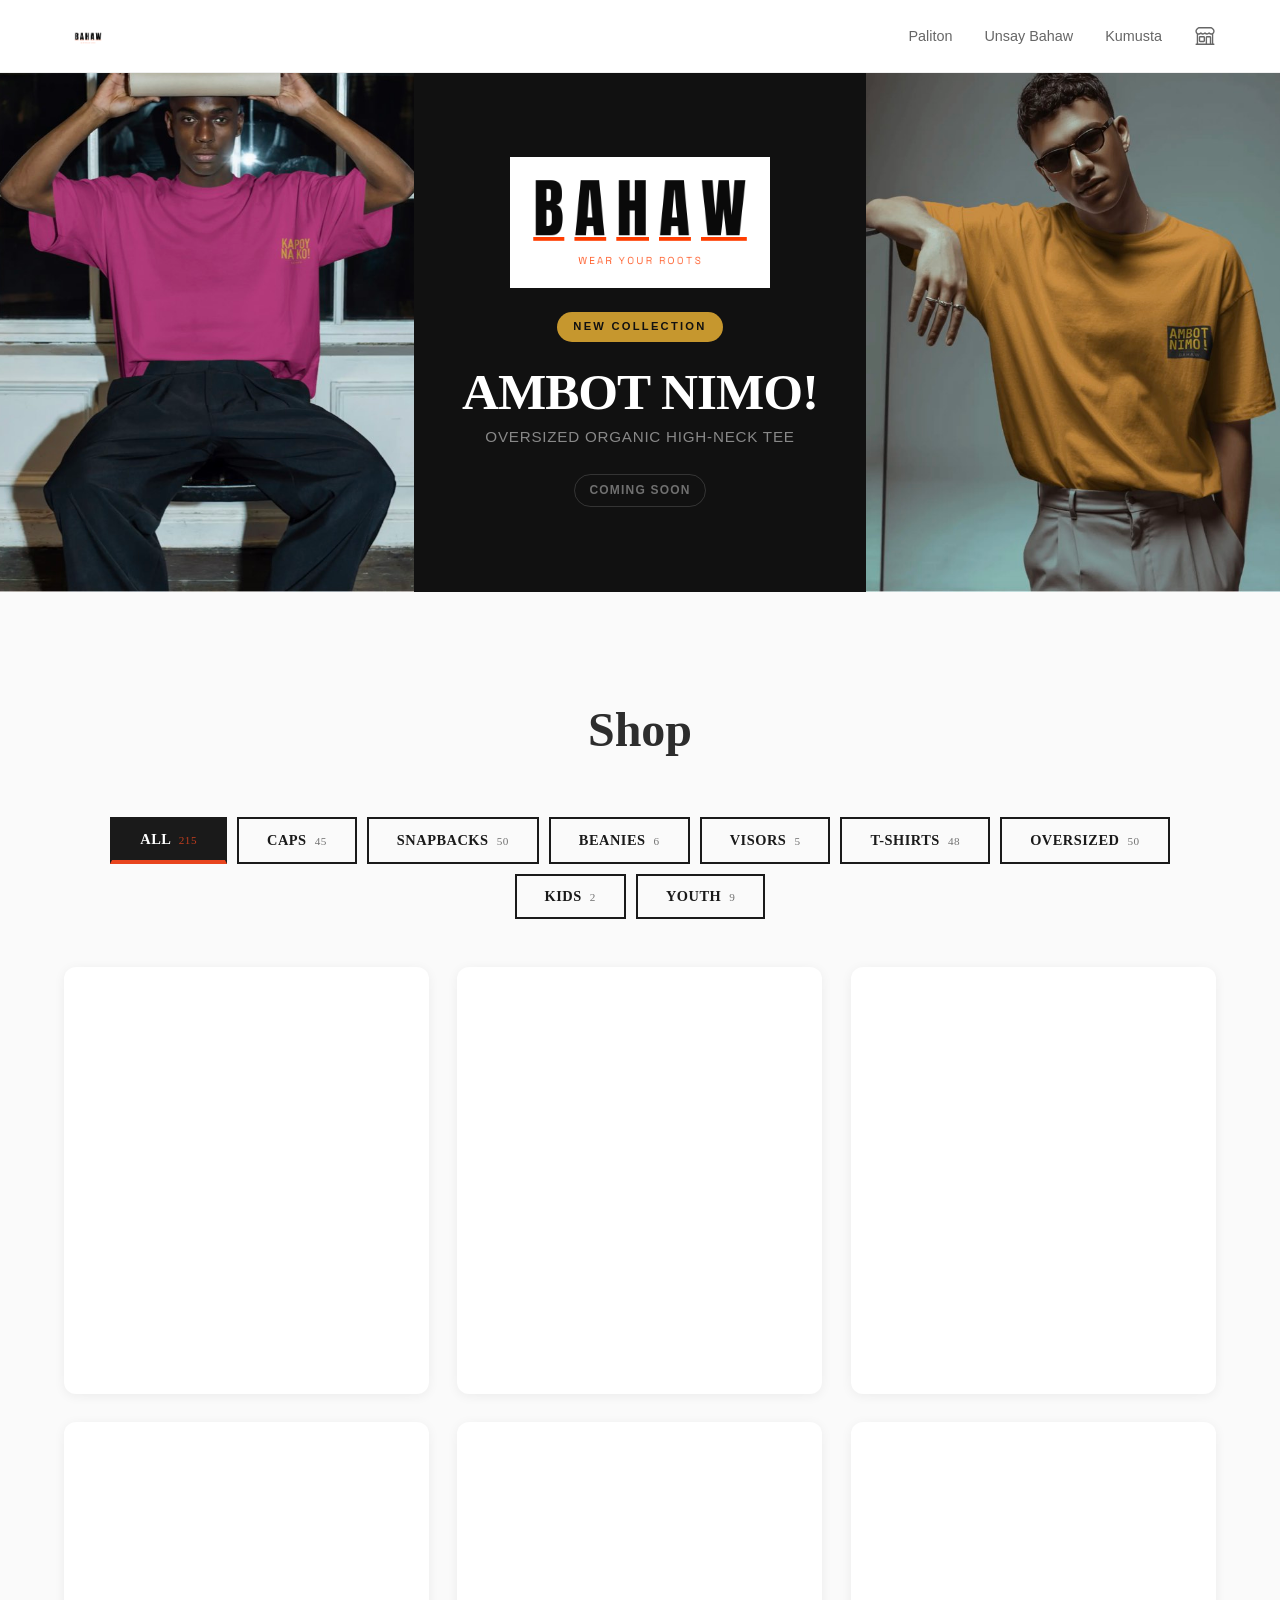
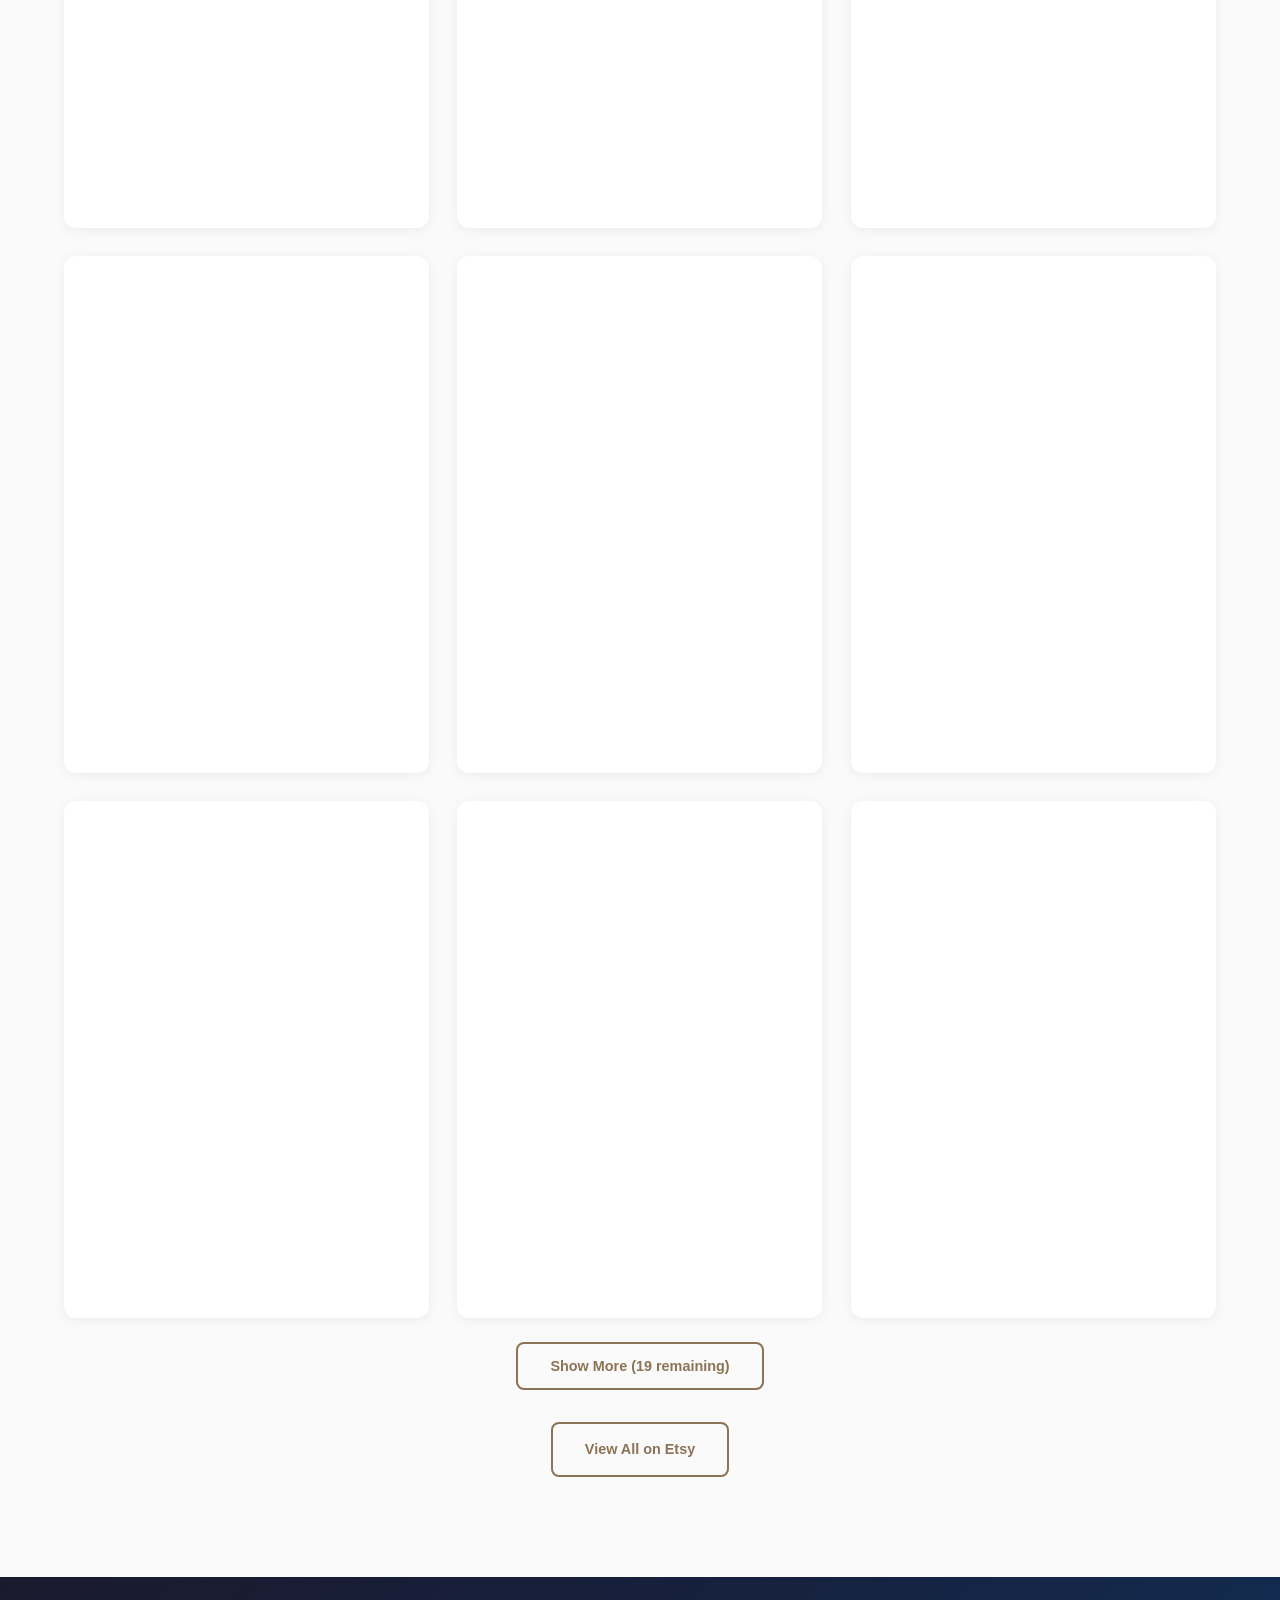
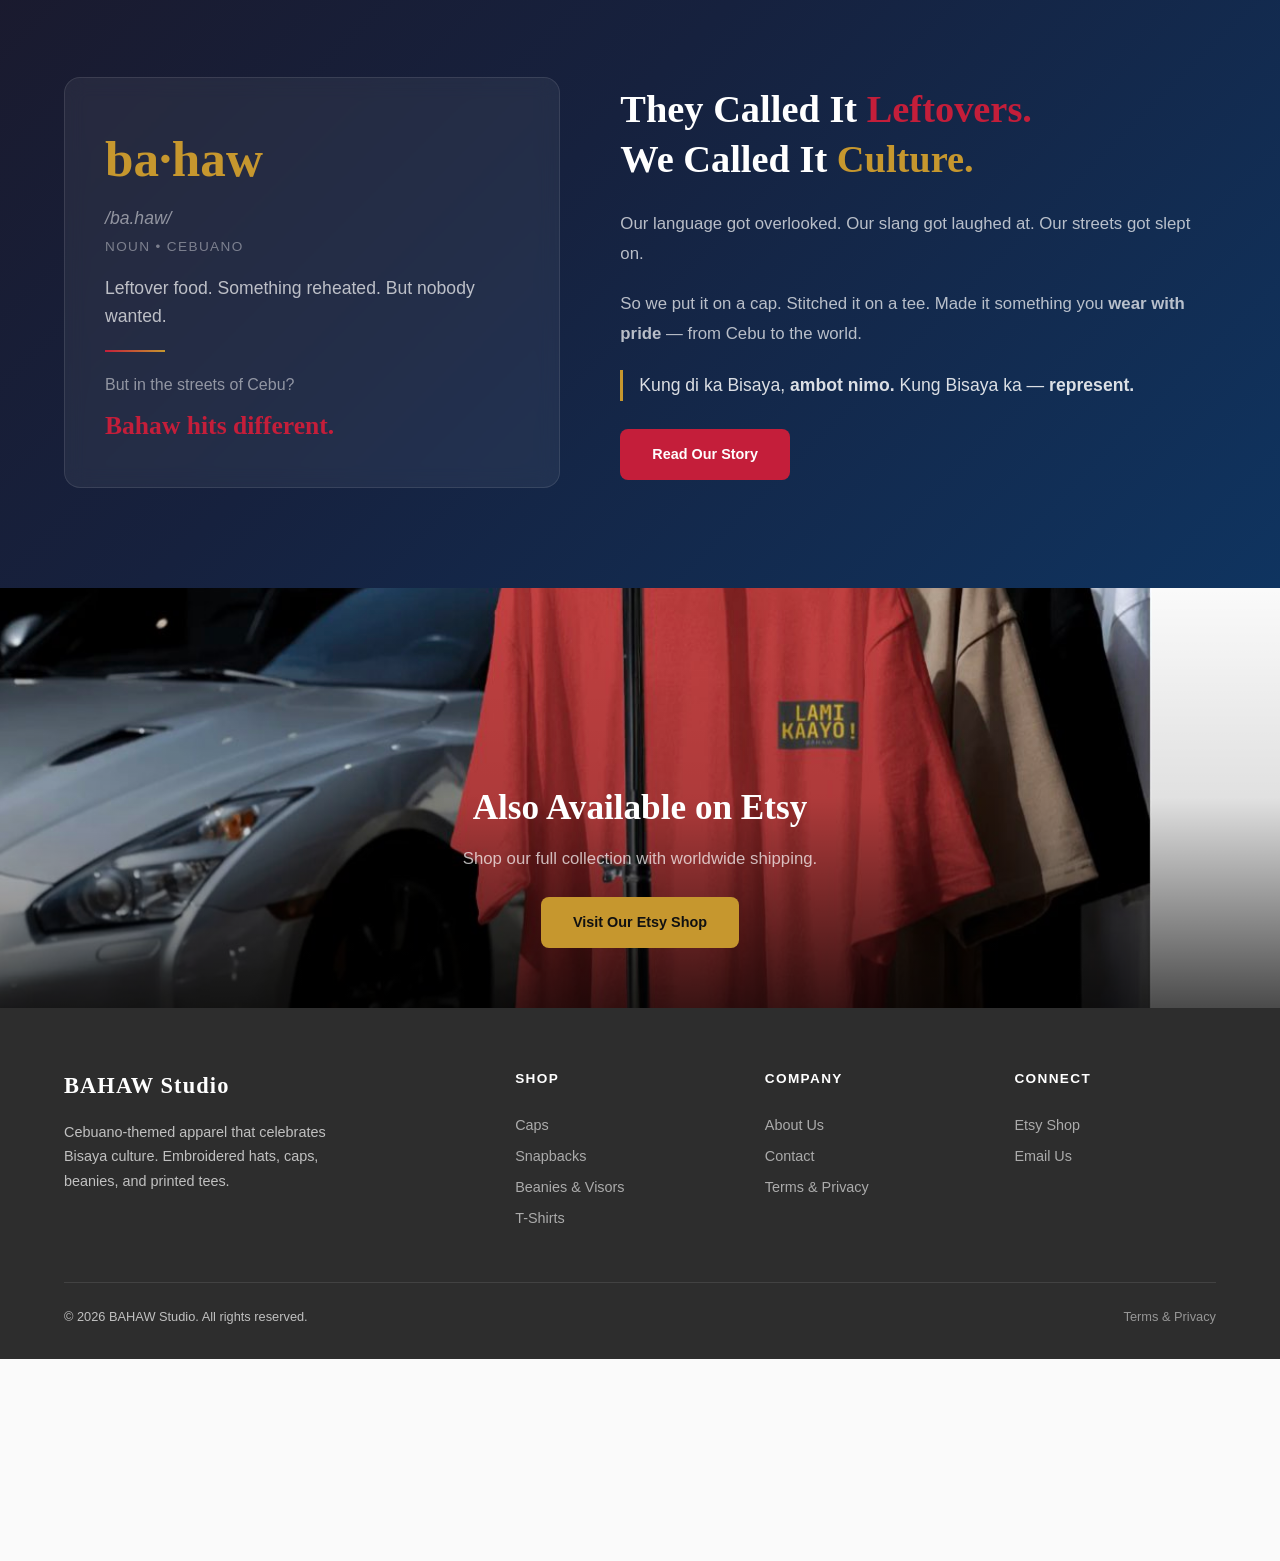
<file: index.html>
<!DOCTYPE html>
<html lang="en">
<head>
    <meta charset="UTF-8">
    <meta name="viewport" content="width=device-width, initial-scale=1.0">
    <title>BAHAW Studio &mdash; Wear Your Bisaya Pride</title>
    <meta name="description" content="BAHAW Studio &mdash; Cebuano-themed embroidered hats, caps, beanies, and printed t-shirts. Bold Bisaya slang you can wear. Born in Cebu, made for the world.">
    <meta name="theme-color" content="#8B7355">
    <link rel="icon" href="favicon.ico">
    <link rel="manifest" href="manifest.json">
    <link rel="stylesheet" href="css/style.css">
    <link rel="preconnect" href="https://fonts.googleapis.com">
    <link rel="preconnect" href="https://fonts.gstatic.com" crossorigin>
    <link href="https://fonts.googleapis.com/css2?family=Inter:wght@400;600;700&family=Playfair+Display:wght@400;700&display=swap" rel="stylesheet" media="print" onload="this.media='all'">
    <noscript><link href="https://fonts.googleapis.com/css2?family=Inter:wght@400;600;700&family=Playfair+Display:wght@400;700&display=swap" rel="stylesheet"></noscript>
    <meta http-equiv="Content-Security-Policy" content="default-src 'self'; script-src 'self' https://web3forms.com; style-src 'self' 'unsafe-inline' https://fonts.googleapis.com; font-src 'self' https://fonts.gstatic.com; img-src 'self' data: https:; connect-src 'self' https://api.web3forms.com;">
</head>
<body>

    <!-- NAVIGATION -->
    <nav class="nav" id="nav">
        <div class="nav-inner">
            <a href="index.html" class="nav-logo">
                <img src="BAHAW-Studio-PP.png" alt="BAHAW Studio" width="40" height="40">
            </a>
            <button class="nav-toggle" id="navToggle" aria-label="Menu">
                <span></span>
                <span></span>
                <span></span>
            </button>
            <ul class="nav-links" id="navLinks">
                <li><a href="https://www.etsy.com/shop/BahawStudio" target="_blank" rel="noopener" aria-label="Paliton (Shop)">Paliton</a></li>
                <li><a href="about.html" aria-label="Unsay Bahaw (About)">Unsay Bahaw</a></li>
                <li><a href="contact.html" aria-label="Kumusta (Contact)">Kumusta</a></li>
                <li>
                    <a href="https://www.etsy.com/shop/BahawStudio" target="_blank" rel="noopener" class="nav-cart" title="Paliton sa Etsy (Shop on Etsy)">
                        <svg xmlns="http://www.w3.org/2000/svg" fill="none" viewBox="0 0 24 24" stroke-width="1.5" stroke="currentColor"><path stroke-linecap="round" stroke-linejoin="round" d="M13.5 21v-7.5a.75.75 0 0 1 .75-.75h3a.75.75 0 0 1 .75.75V21m-4.5 0H2.36m11.14 0H18m0 0h3.64m-1.39 0V9.349M3.75 21V9.349m0 0a3.001 3.001 0 0 0 3.75-.615A2.993 2.993 0 0 0 9.75 9.75c.896 0 1.7-.393 2.25-1.016a2.993 2.993 0 0 0 2.25 1.016c.896 0 1.7-.393 2.25-1.015a3.001 3.001 0 0 0 3.75.614m-16.5 0a3.004 3.004 0 0 1-.621-4.72l1.189-1.19A1.5 1.5 0 0 1 5.378 3h13.243a1.5 1.5 0 0 1 1.06.44l1.19 1.189a3 3 0 0 1-.621 4.72M6.75 18h3.75a.75.75 0 0 0 .75-.75V13.5a.75.75 0 0 0-.75-.75H6.75a.75.75 0 0 0-.75.75v3.75c0 .414.336.75.75.75Z" /></svg>
                    </a>
                </li>
            </ul>
        </div>
    </nav>

    <!-- NEW DROP -->
    <section class="new-drop">
        <div class="new-drop-inner">
            <div class="new-drop-img">
                <img src="images/new-drop-left.jpg" alt="KAPOY NA KO! Oversized Organic Tee — BAHAW Studio" width="400" height="500" decoding="async">
            </div>
            <div class="new-drop-center">
                <img src="BAHAW-Studio-PP-trimmed.png" alt="BAHAW Studio" class="new-drop-logo" width="80" height="80" decoding="async">
                <span class="new-drop-tag">New Collection</span>
                <h2 class="new-drop-title">AMBOT NIMO!</h2>
                <p class="new-drop-subtitle">Oversized Organic High-Neck Tee</p>
                <span class="new-drop-label">Coming Soon</span>
            </div>
            <div class="new-drop-img">
                <img src="images/new-drop-right.jpg" alt="AMBOT NIMO! Oversized Organic Tee — BAHAW Studio" width="400" height="500" decoding="async">
            </div>
        </div>
    </section>

    <!-- ALL PRODUCTS WITH FILTER -->
    <section class="section" id="featured">
        <div class="container">
            <div class="section-header fade-in">
                <h2 class="section-title">Shop</h2>
            </div>
            <div class="filter-bar fade-in" id="filterBar">
                <button class="filter-pill active" data-category="all">All <span class="filter-count" id="countAll"></span></button>
                <button class="filter-pill" data-category="caps">Caps <span class="filter-count" id="countCaps"></span></button>
                <button class="filter-pill" data-category="snapbacks">Snapbacks <span class="filter-count" id="countSnapbacks"></span></button>
                <button class="filter-pill" data-category="beanies">Beanies <span class="filter-count" id="countBeanies"></span></button>
                <button class="filter-pill" data-category="visors">Visors <span class="filter-count" id="countVisors"></span></button>
                <button class="filter-pill" data-category="tshirts">T-Shirts <span class="filter-count" id="countTshirts"></span></button>
                <button class="filter-pill" data-category="oversized">Oversized <span class="filter-count" id="countOversized"></span></button>
                <button class="filter-pill" data-category="kids">Kids <span class="filter-count" id="countKids"></span></button>
                <button class="filter-pill" data-category="youth">Youth <span class="filter-count" id="countYouth"></span></button>
            </div>
            <div class="products-grid" id="featuredGrid">
                <!-- Loaded by JS -->
            </div>
            <div class="text-center mt-32">
                <a href="https://www.etsy.com/shop/BahawStudio" target="_blank" rel="noopener" class="btn btn-secondary">View All on Etsy</a>
            </div>
        </div>
    </section>

    <!-- ABOUT -->
    <section class="bahaw-story">
        <div class="container">
            <div class="story-layout fade-in">
                <div class="story-dictionary">
                    <div class="dict-word">ba&middot;haw</div>
                    <div class="dict-phonetic">/ba.haw/</div>
                    <div class="dict-type">noun &bull; Cebuano</div>
                    <div class="dict-def">Leftover food. Something reheated. But nobody wanted.</div>
                    <div class="dict-divider"></div>
                    <div class="dict-redef">But in the streets of Cebu?</div>
                    <div class="dict-punchline">Bahaw hits different.</div>
                </div>
                <div class="story-text">
                    <h2>They Called It <span class="text-red">Leftovers.</span><br>We Called It <span class="text-gold">Culture.</span></h2>
                    <p>Our language got overlooked. Our slang got laughed at. Our streets got slept on.</p>
                    <p>So we put it on a cap. Stitched it on a tee. Made it something you <strong>wear with pride</strong> &mdash; from Cebu to the world.</p>
                    <p class="story-tagline">Kung di ka Bisaya, <strong>ambot nimo.</strong> Kung Bisaya ka &mdash; <strong>represent.</strong></p>
                    <a href="about.html" class="btn btn-primary">Read Our Story</a>
                </div>
            </div>
        </div>
    </section>

    <!-- LIFESTYLE BANNER -->
    <section class="lifestyle-banner">
        <img src="images/lifestyle-banner.jpg" alt="BAHAW Studio Streetwear Collection" class="lifestyle-banner-img" loading="lazy" width="1200" height="400" decoding="async">
        <div class="lifestyle-banner-content">
            <h3>Also Available on Etsy</h3>
            <p>Shop our full collection with worldwide shipping.</p>
            <a href="https://www.etsy.com/shop/BahawStudio" target="_blank" rel="noopener" class="btn btn-primary">Visit Our Etsy Shop</a>
        </div>
    </section>

    <!-- FOOTER -->
    <footer class="footer">
        <div class="container">
            <div class="footer-grid">
                <div class="footer-brand">
                    <div class="footer-logo">BAHAW Studio</div>
                    <p>Cebuano-themed apparel that celebrates Bisaya culture. Embroidered hats, caps, beanies, and printed tees.</p>
                </div>
                <div class="footer-col">
                    <h4>Shop</h4>
                    <a href="https://www.etsy.com/shop/BahawStudio" target="_blank" rel="noopener">Caps</a>
                    <a href="https://www.etsy.com/shop/BahawStudio" target="_blank" rel="noopener">Snapbacks</a>
                    <a href="https://www.etsy.com/shop/BahawStudio" target="_blank" rel="noopener">Beanies &amp; Visors</a>
                    <a href="https://www.etsy.com/shop/BahawStudio" target="_blank" rel="noopener">T-Shirts</a>
                </div>
                <div class="footer-col">
                    <h4>Company</h4>
                    <a href="about.html">About Us</a>
                    <a href="contact.html">Contact</a>
                    <a href="terms.html">Terms &amp; Privacy</a>
                </div>
                <div class="footer-col">
                    <h4>Connect</h4>
                    <a href="https://www.etsy.com/shop/BahawStudio" target="_blank" rel="noopener">Etsy Shop</a>
                    <a href="mailto:r.reafil2@gmail.com">Email Us</a>
                </div>
            </div>
            <div class="footer-bottom">
                <span>&copy; 2026 BAHAW Studio. All rights reserved.</span>
                <a href="terms.html">Terms &amp; Privacy</a>
            </div>
        </div>
    </footer>

    <script src="data/products.js" defer></script>
    <!-- cart.js removed — purchases handled via Etsy -->
    <script src="js/app.js" defer></script>
    <script src="js/products.js" defer></script>
    <script>
        if ('serviceWorker' in navigator) {
            window.addEventListener('load', function() {
                navigator.serviceWorker.register('sw.js');
            });
        }
    </script>
</body>
</html>
</file>
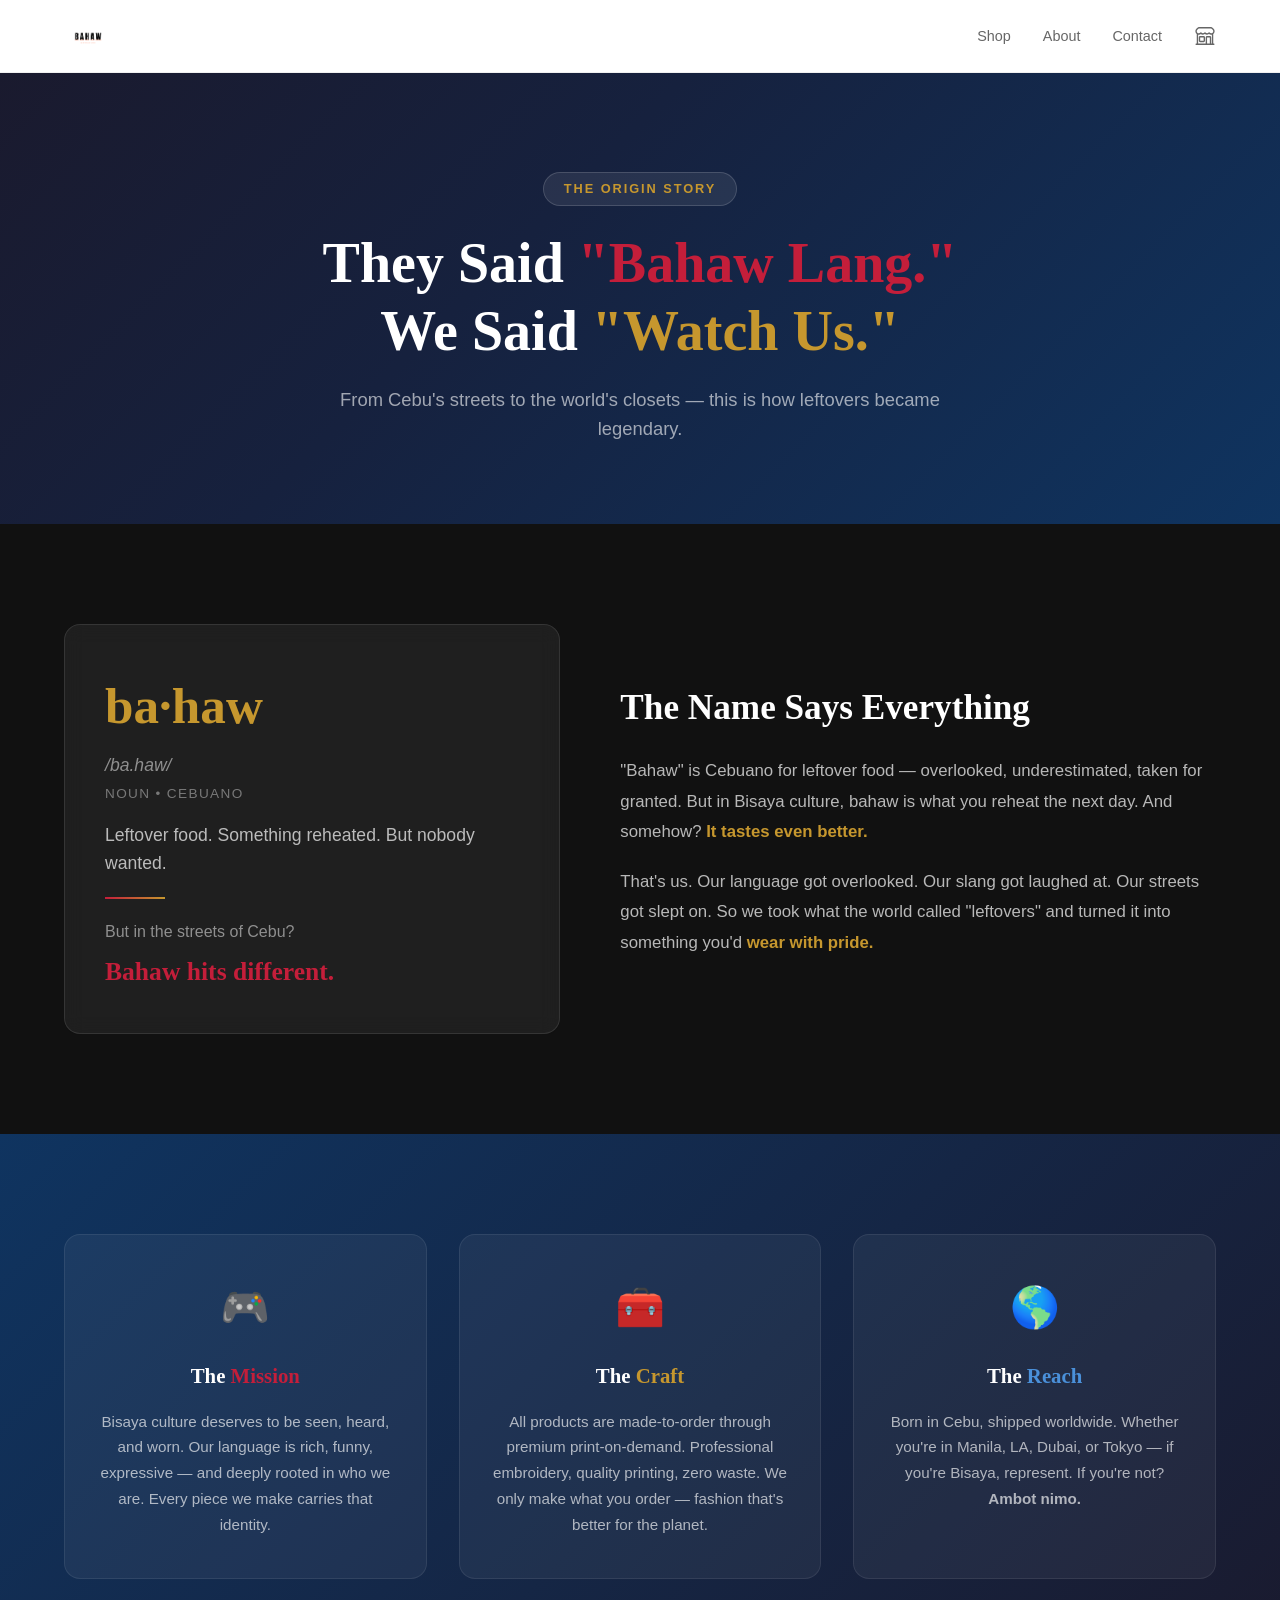
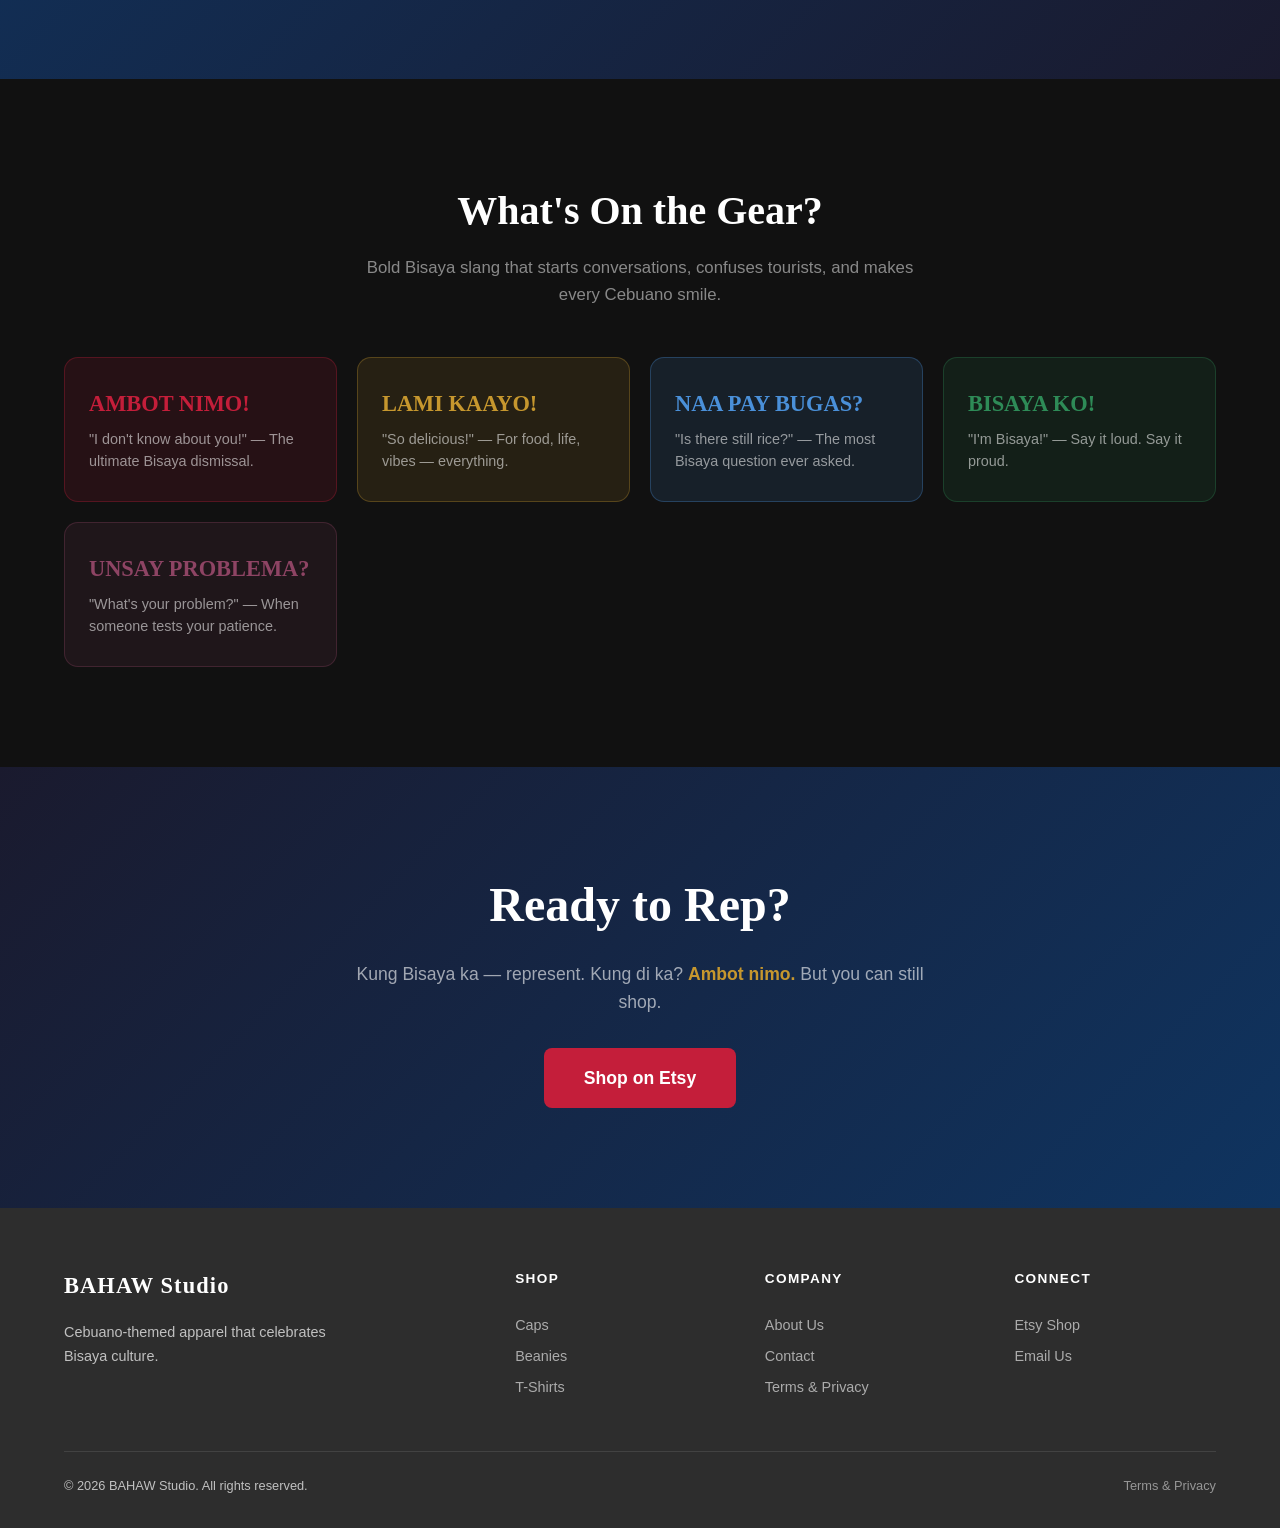
<file: about.html>
<!DOCTYPE html>
<html lang="en">
<head>
    <meta charset="UTF-8">
    <meta name="viewport" content="width=device-width, initial-scale=1.0">
    <title>About &mdash; BAHAW Studio</title>
    <meta name="description" content="The story behind BAHAW Studio. Born in Cebu, we celebrate Bisaya culture through bold apparel and streetwear.">
    <meta name="theme-color" content="#8B7355">
    <link rel="icon" href="favicon.ico">
    <link rel="manifest" href="manifest.json">
    <link rel="stylesheet" href="css/style.css">
    <link rel="preconnect" href="https://fonts.googleapis.com">
    <link rel="preconnect" href="https://fonts.gstatic.com" crossorigin>
    <link href="https://fonts.googleapis.com/css2?family=Inter:wght@400;600;700&family=Playfair+Display:wght@400;700&display=swap" rel="stylesheet" media="print" onload="this.media='all'">
    <noscript><link href="https://fonts.googleapis.com/css2?family=Inter:wght@400;600;700&family=Playfair+Display:wght@400;700&display=swap" rel="stylesheet"></noscript>
    <meta http-equiv="Content-Security-Policy" content="default-src 'self'; script-src 'self' https://web3forms.com; style-src 'self' 'unsafe-inline' https://fonts.googleapis.com; font-src 'self' https://fonts.gstatic.com; img-src 'self' data: https:; connect-src 'self' https://api.web3forms.com;">
</head>
<body>

    <!-- NAVIGATION -->
    <nav class="nav" id="nav">
        <div class="nav-inner">
            <a href="index.html" class="nav-logo">
                <img src="BAHAW-Studio-PP.png" alt="BAHAW Studio" width="40" height="40">
            </a>
            <button class="nav-toggle" id="navToggle" aria-label="Menu">
                <span></span>
                <span></span>
                <span></span>
            </button>
            <ul class="nav-links" id="navLinks">
                <li><a href="https://www.etsy.com/shop/BahawStudio" target="_blank" rel="noopener">Shop</a></li>
                <li><a href="about.html">About</a></li>
                <li><a href="contact.html">Contact</a></li>
                <li>
                    <a href="https://www.etsy.com/shop/BahawStudio" target="_blank" rel="noopener" class="nav-cart" title="Shop on Etsy">
                        <svg xmlns="http://www.w3.org/2000/svg" fill="none" viewBox="0 0 24 24" stroke-width="1.5" stroke="currentColor"><path stroke-linecap="round" stroke-linejoin="round" d="M13.5 21v-7.5a.75.75 0 0 1 .75-.75h3a.75.75 0 0 1 .75.75V21m-4.5 0H2.36m11.14 0H18m0 0h3.64m-1.39 0V9.349M3.75 21V9.349m0 0a3.001 3.001 0 0 0 3.75-.615A2.993 2.993 0 0 0 9.75 9.75c.896 0 1.7-.393 2.25-1.016a2.993 2.993 0 0 0 2.25 1.016c.896 0 1.7-.393 2.25-1.015a3.001 3.001 0 0 0 3.75.614m-16.5 0a3.004 3.004 0 0 1-.621-4.72l1.189-1.19A1.5 1.5 0 0 1 5.378 3h13.243a1.5 1.5 0 0 1 1.06.44l1.19 1.189a3 3 0 0 1-.621 4.72M6.75 18h3.75a.75.75 0 0 0 .75-.75V13.5a.75.75 0 0 0-.75-.75H6.75a.75.75 0 0 0-.75.75v3.75c0 .414.336.75.75.75Z" /></svg>
                    </a>
                </li>
            </ul>
        </div>
    </nav>

    <!-- ABOUT HERO -->
    <section class="about-page-hero">
        <div class="container">
            <span class="about-tag">The Origin Story</span>
            <h1 class="about-page-title">They Said <span class="text-red">"Bahaw Lang."</span><br>We Said <span class="text-gold">"Watch Us."</span></h1>
            <p class="about-page-subtitle">From Cebu's streets to the world's closets &mdash; this is how leftovers became legendary.</p>
        </div>
    </section>

    <!-- DICTIONARY SECTION -->
    <section class="about-define">
        <div class="container">
            <div class="about-define-layout fade-in">
                <div class="story-dictionary">
                    <div class="dict-word">ba&middot;haw</div>
                    <div class="dict-phonetic">/ba.haw/</div>
                    <div class="dict-type">noun &bull; Cebuano</div>
                    <div class="dict-def">Leftover food. Something reheated. But nobody wanted.</div>
                    <div class="dict-divider"></div>
                    <div class="dict-redef">But in the streets of Cebu?</div>
                    <div class="dict-punchline">Bahaw hits different.</div>
                </div>
                <div class="about-define-text">
                    <h2>The Name Says Everything</h2>
                    <p>"Bahaw" is Cebuano for leftover food &mdash; overlooked, underestimated, taken for granted. But in Bisaya culture, bahaw is what you reheat the next day. And somehow? <strong>It tastes even better.</strong></p>
                    <p>That's us. Our language got overlooked. Our slang got laughed at. Our streets got slept on. So we took what the world called "leftovers" and turned it into something you'd <strong>wear with pride.</strong></p>
                </div>
            </div>
        </div>
    </section>

    <!-- MISSION SECTION -->
    <section class="about-mission">
        <div class="container">
            <div class="about-mission-grid fade-in">
                <div class="mission-block">
                    <div class="mission-icon">&#127918;</div>
                    <h3>The <span class="text-red">Mission</span></h3>
                    <p>Bisaya culture deserves to be seen, heard, and worn. Our language is rich, funny, expressive &mdash; and deeply rooted in who we are. Every piece we make carries that identity.</p>
                </div>
                <div class="mission-block">
                    <div class="mission-icon">&#129520;</div>
                    <h3>The <span class="text-gold">Craft</span></h3>
                    <p>All products are made-to-order through premium print-on-demand. Professional embroidery, quality printing, zero waste. We only make what you order &mdash; fashion that's better for the planet.</p>
                </div>
                <div class="mission-block">
                    <div class="mission-icon">&#127758;</div>
                    <h3>The <span class="text-blue">Reach</span></h3>
                    <p>Born in Cebu, shipped worldwide. Whether you're in Manila, LA, Dubai, or Tokyo &mdash; if you're Bisaya, represent. If you're not? <strong>Ambot nimo.</strong></p>
                </div>
            </div>
        </div>
    </section>

    <!-- PHRASES SECTION -->
    <section class="about-phrases">
        <div class="container">
            <h2 class="about-phrases-title fade-in">What's On the Gear?</h2>
            <p class="about-phrases-desc fade-in">Bold Bisaya slang that starts conversations, confuses tourists, and makes every Cebuano smile.</p>
            <div class="phrases-grid fade-in">
                <div class="phrase-card phrase-red">
                    <div class="phrase-text">AMBOT NIMO!</div>
                    <div class="phrase-meaning">"I don't know about you!" &mdash; The ultimate Bisaya dismissal.</div>
                </div>
                <div class="phrase-card phrase-gold">
                    <div class="phrase-text">LAMI KAAYO!</div>
                    <div class="phrase-meaning">"So delicious!" &mdash; For food, life, vibes &mdash; everything.</div>
                </div>
                <div class="phrase-card phrase-blue">
                    <div class="phrase-text">NAA PAY BUGAS?</div>
                    <div class="phrase-meaning">"Is there still rice?" &mdash; The most Bisaya question ever asked.</div>
                </div>
                <div class="phrase-card phrase-green">
                    <div class="phrase-text">BISAYA KO!</div>
                    <div class="phrase-meaning">"I'm Bisaya!" &mdash; Say it loud. Say it proud.</div>
                </div>
                <div class="phrase-card phrase-cranberry">
                    <div class="phrase-text">UNSAY PROBLEMA?</div>
                    <div class="phrase-meaning">"What's your problem?" &mdash; When someone tests your patience.</div>
                </div>
            </div>
        </div>
    </section>

    <!-- CTA -->
    <section class="about-cta">
        <div class="container">
            <div class="about-cta-box fade-in">
                <h2>Ready to Rep?</h2>
                <p>Kung Bisaya ka &mdash; represent. Kung di ka? <strong>Ambot nimo.</strong> But you can still shop.</p>
                <a href="https://www.etsy.com/shop/BahawStudio" target="_blank" rel="noopener" class="btn btn-primary btn-lg">Shop on Etsy</a>
            </div>
        </div>
    </section>

    <!-- FOOTER -->
    <footer class="footer">
        <div class="container">
            <div class="footer-grid">
                <div class="footer-brand">
                    <div class="footer-logo">BAHAW Studio</div>
                    <p>Cebuano-themed apparel that celebrates Bisaya culture.</p>
                </div>
                <div class="footer-col">
                    <h4>Shop</h4>
                    <a href="https://www.etsy.com/shop/BahawStudio" target="_blank" rel="noopener">Caps</a>
                    <a href="https://www.etsy.com/shop/BahawStudio" target="_blank" rel="noopener">Beanies</a>
                    <a href="https://www.etsy.com/shop/BahawStudio" target="_blank" rel="noopener">T-Shirts</a>
                </div>
                <div class="footer-col">
                    <h4>Company</h4>
                    <a href="about.html">About Us</a>
                    <a href="contact.html">Contact</a>
                    <a href="terms.html">Terms &amp; Privacy</a>
                </div>
                <div class="footer-col">
                    <h4>Connect</h4>
                    <a href="https://www.etsy.com/shop/BahawStudio" target="_blank" rel="noopener">Etsy Shop</a>
                    <a href="mailto:r.reafil2@gmail.com">Email Us</a>
                </div>
            </div>
            <div class="footer-bottom">
                <span>&copy; 2026 BAHAW Studio. All rights reserved.</span>
                <a href="terms.html">Terms &amp; Privacy</a>
            </div>
        </div>
    </footer>

    <script src="js/app.js" defer></script>
</body>
</html>
</file>
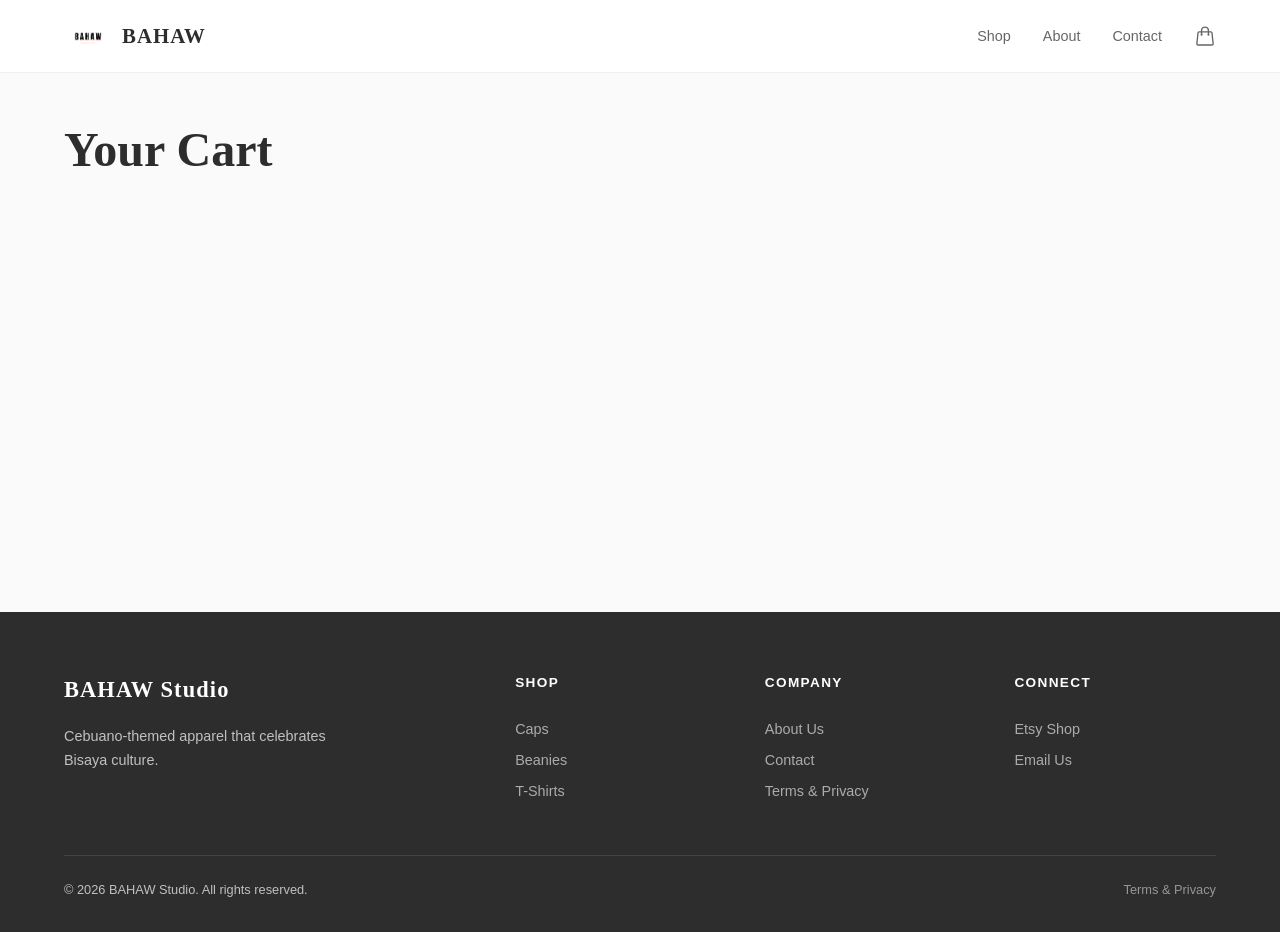
<file: cart.html>
<!DOCTYPE html>
<html lang="en">
<head>
    <meta charset="UTF-8">
    <meta name="viewport" content="width=device-width, initial-scale=1.0">
    <title>Cart &mdash; BAHAW Studio</title>
    <meta name="description" content="Your BAHAW Studio shopping cart.">
    <meta name="theme-color" content="#8B7355">
    <link rel="icon" href="favicon.ico">
    <link rel="manifest" href="manifest.json">
    <link rel="stylesheet" href="css/style.css">
    <link rel="preconnect" href="https://fonts.googleapis.com">
    <link rel="preconnect" href="https://fonts.gstatic.com" crossorigin>
    <link href="https://fonts.googleapis.com/css2?family=Inter:wght@400;600;700&family=Playfair+Display:wght@400;700&display=swap" rel="stylesheet" media="print" onload="this.media='all'">
    <noscript><link href="https://fonts.googleapis.com/css2?family=Inter:wght@400;600;700&family=Playfair+Display:wght@400;700&display=swap" rel="stylesheet"></noscript>
    <meta http-equiv="Content-Security-Policy" content="default-src 'self'; script-src 'self' https://web3forms.com; style-src 'self' 'unsafe-inline' https://fonts.googleapis.com; font-src 'self' https://fonts.gstatic.com; img-src 'self' data: https:; connect-src 'self' https://api.web3forms.com;">
</head>
<body>

    <!-- NAVIGATION -->
    <nav class="nav" id="nav">
        <div class="nav-inner">
            <a href="index.html" class="nav-logo">
                <img src="BAHAW-Studio-PP.png" alt="BAHAW Studio" width="40" height="40">
                <span class="nav-logo-text">BAHAW</span>
            </a>
            <button class="nav-toggle" id="navToggle" aria-label="Menu">
                <span></span>
                <span></span>
                <span></span>
            </button>
            <ul class="nav-links" id="navLinks">
                <li><a href="shop.html">Shop</a></li>
                <li><a href="about.html">About</a></li>
                <li><a href="contact.html">Contact</a></li>
                <li>
                    <a href="cart.html" class="nav-cart">
                        <svg xmlns="http://www.w3.org/2000/svg" fill="none" viewBox="0 0 24 24" stroke-width="1.5" stroke="currentColor"><path stroke-linecap="round" stroke-linejoin="round" d="M15.75 10.5V6a3.75 3.75 0 1 0-7.5 0v4.5m11.356-1.993 1.263 12c.07.665-.45 1.243-1.119 1.243H4.25a1.125 1.125 0 0 1-1.12-1.243l1.264-12A1.125 1.125 0 0 1 5.513 7.5h12.974c.576 0 1.059.435 1.119 1.007ZM8.625 10.5a.375.375 0 1 1-.75 0 .375.375 0 0 1 .75 0Zm7.5 0a.375.375 0 1 1-.75 0 .375.375 0 0 1 .75 0Z" /></svg>
                        <span class="cart-badge"></span>
                    </a>
                </li>
            </ul>
        </div>
    </nav>

    <!-- CART PAGE -->
    <section class="cart-page">
        <div class="container">
            <h1 class="page-title" style="margin-bottom: 32px;">Your Cart</h1>
            <div id="cartContent">
                <!-- Loaded by JS -->
            </div>
        </div>
    </section>

    <!-- FOOTER -->
    <footer class="footer">
        <div class="container">
            <div class="footer-grid">
                <div class="footer-brand">
                    <div class="footer-logo">BAHAW Studio</div>
                    <p>Cebuano-themed apparel that celebrates Bisaya culture.</p>
                </div>
                <div class="footer-col">
                    <h4>Shop</h4>
                    <a href="shop.html?category=caps">Caps</a>
                    <a href="shop.html?category=beanies">Beanies</a>
                    <a href="shop.html?category=tshirts">T-Shirts</a>
                </div>
                <div class="footer-col">
                    <h4>Company</h4>
                    <a href="about.html">About Us</a>
                    <a href="contact.html">Contact</a>
                    <a href="terms.html">Terms &amp; Privacy</a>
                </div>
                <div class="footer-col">
                    <h4>Connect</h4>
                    <a href="https://www.etsy.com/shop/BahawStudio" target="_blank" rel="noopener">Etsy Shop</a>
                    <a href="mailto:r.reafil2@gmail.com">Email Us</a>
                </div>
            </div>
            <div class="footer-bottom">
                <span>&copy; 2026 BAHAW Studio. All rights reserved.</span>
                <a href="terms.html">Terms &amp; Privacy</a>
            </div>
        </div>
    </footer>

    <script src="data/products.js" defer></script>
    <script src="js/cart.js" defer></script>
    <script src="js/app.js" defer></script>
    <script>
        function renderCartPage() {
            var container = document.getElementById('cartContent');
            if (!container) return;

            var cart = getCart();

            if (cart.length === 0) {
                container.innerHTML =
                    '<div class="cart-empty">' +
                        '<svg xmlns="http://www.w3.org/2000/svg" fill="none" viewBox="0 0 24 24" stroke-width="1.5" stroke="currentColor"><path stroke-linecap="round" stroke-linejoin="round" d="M15.75 10.5V6a3.75 3.75 0 1 0-7.5 0v4.5m11.356-1.993 1.263 12c.07.665-.45 1.243-1.119 1.243H4.25a1.125 1.125 0 0 1-1.12-1.243l1.264-12A1.125 1.125 0 0 1 5.513 7.5h12.974c.576 0 1.059.435 1.119 1.007ZM8.625 10.5a.375.375 0 1 1-.75 0 .375.375 0 0 1 .75 0Zm7.5 0a.375.375 0 1 1-.75 0 .375.375 0 0 1 .75 0Z" /></svg>' +
                        '<h2>Your cart is empty</h2>' +
                        '<p>Looks like you haven\'t added anything yet.</p>' +
                        '<a href="shop.html" class="btn btn-primary">Browse Products</a>' +
                    '</div>';
                return;
            }

            var itemsHTML = '<div class="cart-items">';
            for (var i = 0; i < cart.length; i++) {
                var item = cart[i];
                var img = item.photo_url
                    ? '<img src="' + item.photo_url + '" alt="' + item.name + '" loading="lazy" width="80" height="80" decoding="async">'
                    : '';
                itemsHTML +=
                    '<div class="cart-item">' +
                        '<div class="cart-item-img">' + img + '</div>' +
                        '<div class="cart-item-details">' +
                            '<div class="cart-item-name">' + item.name + '</div>' +
                            '<div class="cart-item-meta">' + (item.color ? item.color : '') + (item.color && item.size ? ' / ' : '') + (item.size ? item.size : '') + '</div>' +
                            '<div class="cart-item-controls">' +
                                '<div class="qty-selector">' +
                                    '<button class="qty-btn" onclick="updateCartItem(' + i + ', -1)">-</button>' +
                                    '<input type="number" class="qty-input" value="' + item.qty + '" readonly>' +
                                    '<button class="qty-btn" onclick="updateCartItem(' + i + ', 1)">+</button>' +
                                '</div>' +
                                '<button class="cart-item-remove" onclick="removeCartItem(' + i + ')">Remove</button>' +
                            '</div>' +
                        '</div>' +
                        '<div class="cart-item-price">' + formatPrice(item.price * item.qty) + '</div>' +
                    '</div>';
            }
            itemsHTML += '</div>';

            var subtotal = getCartSubtotal();
            var shipping = getShipping();
            var total = getCartTotal();

            var summaryHTML =
                '<div class="cart-summary">' +
                    '<h3>Order Summary</h3>' +
                    '<div class="cart-summary-row"><span>Subtotal</span><span>' + formatPrice(subtotal) + '</span></div>' +
                    '<div class="cart-summary-row"><span>Shipping</span><span>' + (shipping === 0 ? 'FREE' : formatPrice(shipping)) + '</span></div>' +
                    '<div class="cart-summary-row total"><span>Total</span><span>' + formatPrice(total) + '</span></div>' +
                    '<a href="checkout.html" class="btn btn-primary btn-full btn-lg">Proceed to Checkout</a>' +
                    (subtotal < FREE_SHIPPING_MIN ? '<div class="cart-shipping-note">Free shipping on orders over ' + formatPrice(FREE_SHIPPING_MIN) + '</div>' : '<div class="cart-shipping-note">You qualify for free shipping!</div>') +
                '</div>';

            container.innerHTML = '<div class="cart-layout">' + itemsHTML + summaryHTML + '</div>';
        }

        function updateCartItem(index, delta) {
            var cart = getCart();
            if (index >= 0 && index < cart.length) {
                var newQty = cart[index].qty + delta;
                if (newQty <= 0) {
                    removeFromCart(index);
                } else {
                    updateCartQuantity(index, newQty);
                }
                renderCartPage();
            }
        }

        function removeCartItem(index) {
            removeFromCart(index);
            renderCartPage();
        }

        document.addEventListener('DOMContentLoaded', renderCartPage);
    </script>
</body>
</html>
</file>
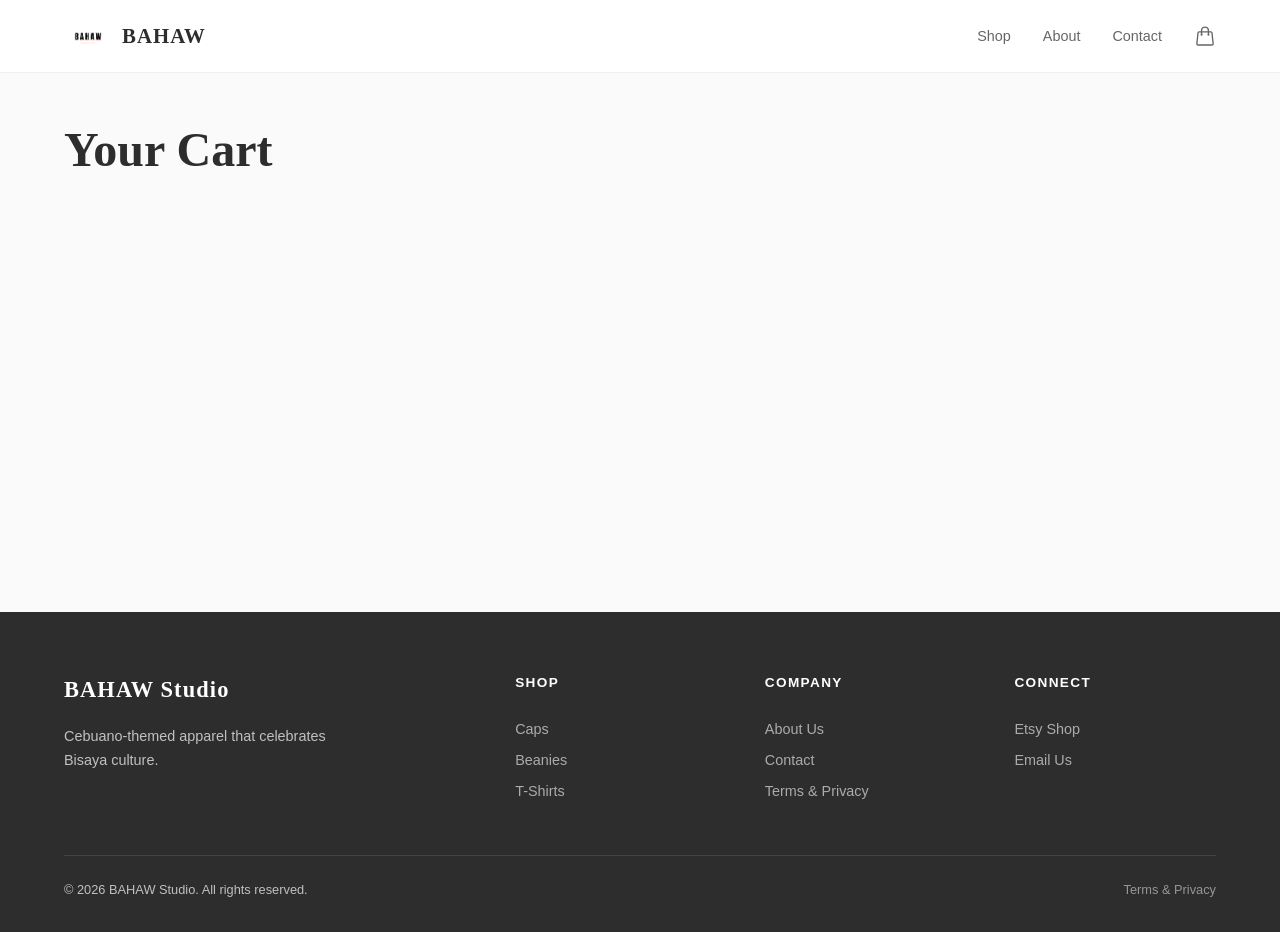
<file: checkout.html>
<!DOCTYPE html>
<html lang="en">
<head>
    <meta charset="UTF-8">
    <meta name="viewport" content="width=device-width, initial-scale=1.0">
    <title>Checkout &mdash; BAHAW Studio</title>
    <meta name="description" content="Complete your BAHAW Studio order.">
    <meta name="theme-color" content="#8B7355">
    <link rel="icon" href="favicon.ico">
    <link rel="manifest" href="manifest.json">
    <link rel="stylesheet" href="css/style.css">
    <link rel="preconnect" href="https://fonts.googleapis.com">
    <link rel="preconnect" href="https://fonts.gstatic.com" crossorigin>
    <link href="https://fonts.googleapis.com/css2?family=Inter:wght@400;600;700&family=Playfair+Display:wght@400;700&display=swap" rel="stylesheet" media="print" onload="this.media='all'">
    <noscript><link href="https://fonts.googleapis.com/css2?family=Inter:wght@400;600;700&family=Playfair+Display:wght@400;700&display=swap" rel="stylesheet"></noscript>
    <meta http-equiv="Content-Security-Policy" content="default-src 'self'; script-src 'self' https://web3forms.com; style-src 'self' 'unsafe-inline' https://fonts.googleapis.com; font-src 'self' https://fonts.gstatic.com; img-src 'self' data: https:; connect-src 'self' https://api.web3forms.com;">
</head>
<body>

    <!-- NAVIGATION -->
    <nav class="nav" id="nav">
        <div class="nav-inner">
            <a href="index.html" class="nav-logo">
                <img src="BAHAW-Studio-PP.png" alt="BAHAW Studio" width="40" height="40">
                <span class="nav-logo-text">BAHAW</span>
            </a>
            <button class="nav-toggle" id="navToggle" aria-label="Menu">
                <span></span>
                <span></span>
                <span></span>
            </button>
            <ul class="nav-links" id="navLinks">
                <li><a href="shop.html">Shop</a></li>
                <li><a href="about.html">About</a></li>
                <li><a href="contact.html">Contact</a></li>
                <li>
                    <a href="cart.html" class="nav-cart">
                        <svg xmlns="http://www.w3.org/2000/svg" fill="none" viewBox="0 0 24 24" stroke-width="1.5" stroke="currentColor"><path stroke-linecap="round" stroke-linejoin="round" d="M15.75 10.5V6a3.75 3.75 0 1 0-7.5 0v4.5m11.356-1.993 1.263 12c.07.665-.45 1.243-1.119 1.243H4.25a1.125 1.125 0 0 1-1.12-1.243l1.264-12A1.125 1.125 0 0 1 5.513 7.5h12.974c.576 0 1.059.435 1.119 1.007ZM8.625 10.5a.375.375 0 1 1-.75 0 .375.375 0 0 1 .75 0Zm7.5 0a.375.375 0 1 1-.75 0 .375.375 0 0 1 .75 0Z" /></svg>
                        <span class="cart-badge"></span>
                    </a>
                </li>
            </ul>
        </div>
    </nav>

    <!-- CHECKOUT -->
    <section class="checkout-page">
        <div class="container" id="checkoutContent">
            <h1 class="page-title" style="margin-bottom: 32px;">Checkout</h1>
            <div class="checkout-layout">
                <!-- SHIPPING FORM -->
                <div class="checkout-form">
                    <h2>Shipping Information</h2>
                    <form id="checkoutForm" novalidate>
                        <input type="hidden" name="access_key" value="09df7276-a4b9-440c-9342-b4c7971c1dce">
                        <input type="hidden" name="subject" value="New BAHAW Studio Order">
                        <input type="hidden" name="from_name" value="BAHAW Studio Website">
                        <input type="hidden" name="order_ref" id="orderRefField" value="">
                        <input type="hidden" name="order_items" id="orderItemsField" value="">
                        <input type="hidden" name="order_total" id="orderTotalField" value="">

                        <div class="form-row">
                            <div class="form-group">
                                <label for="firstName">First Name *</label>
                                <input type="text" id="firstName" name="first_name" required>
                                <div class="form-error">Please enter your first name</div>
                            </div>
                            <div class="form-group">
                                <label for="lastName">Last Name *</label>
                                <input type="text" id="lastName" name="last_name" required>
                                <div class="form-error">Please enter your last name</div>
                            </div>
                        </div>
                        <div class="form-row">
                            <div class="form-group">
                                <label for="email">Email *</label>
                                <input type="email" id="email" name="email" required>
                                <div class="form-error">Please enter a valid email</div>
                            </div>
                            <div class="form-group">
                                <label for="phone">Phone *</label>
                                <input type="tel" id="phone" name="phone" required>
                                <div class="form-error">Please enter your phone number</div>
                            </div>
                        </div>
                        <div class="form-group">
                            <label for="address">Street Address *</label>
                            <input type="text" id="address" name="address" required>
                            <div class="form-error">Please enter your address</div>
                        </div>
                        <div class="form-row">
                            <div class="form-group">
                                <label for="city">City *</label>
                                <input type="text" id="city" name="city" required>
                                <div class="form-error">Please enter your city</div>
                            </div>
                            <div class="form-group">
                                <label for="province">Province *</label>
                                <input type="text" id="province" name="province" required>
                                <div class="form-error">Please enter your province</div>
                            </div>
                        </div>
                        <div class="form-row">
                            <div class="form-group">
                                <label for="zip">ZIP Code *</label>
                                <input type="text" id="zip" name="zip" required>
                                <div class="form-error">Please enter your ZIP code</div>
                            </div>
                            <div class="form-group">
                                <label for="country">Country</label>
                                <input type="text" id="country" name="country" value="Philippines" readonly>
                            </div>
                        </div>
                        <div class="form-group">
                            <label for="notes">Order Notes (optional)</label>
                            <textarea id="notes" name="notes" rows="3" placeholder="Any special instructions..."></textarea>
                        </div>
                        <button type="submit" class="btn btn-primary btn-lg btn-full" id="submitBtn">Place Order</button>
                    </form>
                </div>

                <!-- ORDER SUMMARY SIDEBAR -->
                <div class="order-sidebar" id="orderSidebar">
                    <!-- Loaded by JS -->
                </div>
            </div>
        </div>
    </section>

    <!-- FOOTER -->
    <footer class="footer">
        <div class="container">
            <div class="footer-bottom">
                <span>&copy; 2026 BAHAW Studio. All rights reserved.</span>
                <a href="terms.html">Terms &amp; Privacy</a>
            </div>
        </div>
    </footer>

    <script src="data/products.js" defer></script>
    <script src="js/cart.js" defer></script>
    <script src="js/app.js" defer></script>
    <script src="js/checkout.js" defer></script>
</body>
</html>
</file>
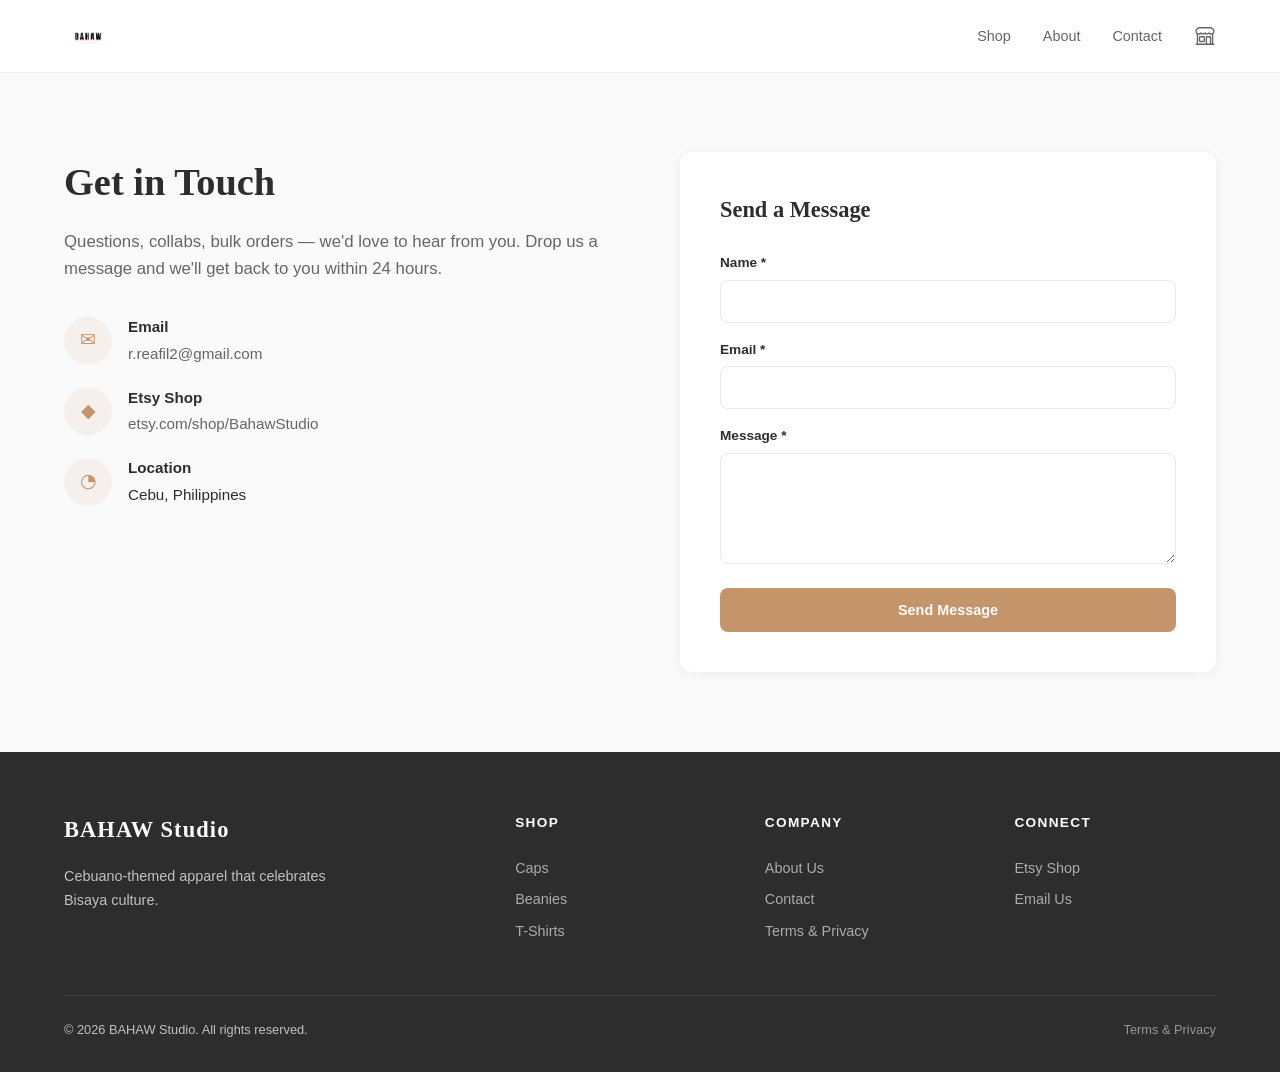
<file: contact.html>
<!DOCTYPE html>
<html lang="en">
<head>
    <meta charset="UTF-8">
    <meta name="viewport" content="width=device-width, initial-scale=1.0">
    <title>Contact &mdash; BAHAW Studio</title>
    <meta name="description" content="Get in touch with BAHAW Studio. Questions, collabs, bulk orders &mdash; we'd love to hear from you.">
    <meta name="theme-color" content="#8B7355">
    <link rel="icon" href="favicon.ico">
    <link rel="manifest" href="manifest.json">
    <link rel="stylesheet" href="css/style.css">
    <link rel="preconnect" href="https://fonts.googleapis.com">
    <link rel="preconnect" href="https://fonts.gstatic.com" crossorigin>
    <link href="https://fonts.googleapis.com/css2?family=Inter:wght@400;600;700&family=Playfair+Display:wght@400;700&display=swap" rel="stylesheet" media="print" onload="this.media='all'">
    <noscript><link href="https://fonts.googleapis.com/css2?family=Inter:wght@400;600;700&family=Playfair+Display:wght@400;700&display=swap" rel="stylesheet"></noscript>
    <meta http-equiv="Content-Security-Policy" content="default-src 'self'; script-src 'self' https://web3forms.com; style-src 'self' 'unsafe-inline' https://fonts.googleapis.com; font-src 'self' https://fonts.gstatic.com; img-src 'self' data: https:; connect-src 'self' https://api.web3forms.com;">
</head>
<body>

    <!-- NAVIGATION -->
    <nav class="nav" id="nav">
        <div class="nav-inner">
            <a href="index.html" class="nav-logo">
                <img src="BAHAW-Studio-PP.png" alt="BAHAW Studio" width="40" height="40">
            </a>
            <button class="nav-toggle" id="navToggle" aria-label="Menu">
                <span></span>
                <span></span>
                <span></span>
            </button>
            <ul class="nav-links" id="navLinks">
                <li><a href="https://www.etsy.com/shop/BahawStudio" target="_blank" rel="noopener">Shop</a></li>
                <li><a href="about.html">About</a></li>
                <li><a href="contact.html">Contact</a></li>
                <li>
                    <a href="https://www.etsy.com/shop/BahawStudio" target="_blank" rel="noopener" class="nav-cart" title="Shop on Etsy">
                        <svg xmlns="http://www.w3.org/2000/svg" fill="none" viewBox="0 0 24 24" stroke-width="1.5" stroke="currentColor"><path stroke-linecap="round" stroke-linejoin="round" d="M13.5 21v-7.5a.75.75 0 0 1 .75-.75h3a.75.75 0 0 1 .75.75V21m-4.5 0H2.36m11.14 0H18m0 0h3.64m-1.39 0V9.349M3.75 21V9.349m0 0a3.001 3.001 0 0 0 3.75-.615A2.993 2.993 0 0 0 9.75 9.75c.896 0 1.7-.393 2.25-1.016a2.993 2.993 0 0 0 2.25 1.016c.896 0 1.7-.393 2.25-1.015a3.001 3.001 0 0 0 3.75.614m-16.5 0a3.004 3.004 0 0 1-.621-4.72l1.189-1.19A1.5 1.5 0 0 1 5.378 3h13.243a1.5 1.5 0 0 1 1.06.44l1.19 1.189a3 3 0 0 1-.621 4.72M6.75 18h3.75a.75.75 0 0 0 .75-.75V13.5a.75.75 0 0 0-.75-.75H6.75a.75.75 0 0 0-.75.75v3.75c0 .414.336.75.75.75Z" /></svg>
                    </a>
                </li>
            </ul>
        </div>
    </nav>

    <!-- CONTACT PAGE -->
    <section class="contact-page">
        <div class="container">
            <div class="contact-layout">
                <div class="contact-info">
                    <h1>Get in Touch</h1>
                    <p>Questions, collabs, bulk orders &mdash; we'd love to hear from you. Drop us a message and we'll get back to you within 24 hours.</p>

                    <div class="contact-methods">
                        <div class="contact-method">
                            <div class="contact-method-icon">&#9993;</div>
                            <div class="contact-method-text">
                                <strong>Email</strong>
                                <a href="mailto:r.reafil2@gmail.com">r.reafil2@gmail.com</a>
                            </div>
                        </div>
                        <div class="contact-method">
                            <div class="contact-method-icon">&#9670;</div>
                            <div class="contact-method-text">
                                <strong>Etsy Shop</strong>
                                <a href="https://www.etsy.com/shop/BahawStudio" target="_blank" rel="noopener">etsy.com/shop/BahawStudio</a>
                            </div>
                        </div>
                        <div class="contact-method">
                            <div class="contact-method-icon">&#9684;</div>
                            <div class="contact-method-text">
                                <strong>Location</strong>
                                <span>Cebu, Philippines</span>
                            </div>
                        </div>
                    </div>
                </div>

                <div class="contact-form-box">
                    <h2>Send a Message</h2>
                    <form id="contactForm" novalidate>
                        <input type="hidden" name="access_key" value="09df7276-a4b9-440c-9342-b4c7971c1dce">
                        <input type="hidden" name="subject" value="BAHAW Studio Contact Form">
                        <input type="hidden" name="from_name" value="BAHAW Studio Website">

                        <div class="form-group">
                            <label for="contactName">Name *</label>
                            <input type="text" id="contactName" name="name" required>
                            <div class="form-error">Please enter your name</div>
                        </div>
                        <div class="form-group">
                            <label for="contactEmail">Email *</label>
                            <input type="email" id="contactEmail" name="email" required>
                            <div class="form-error">Please enter a valid email</div>
                        </div>
                        <div class="form-group">
                            <label for="contactMessage">Message *</label>
                            <textarea id="contactMessage" name="message" rows="5" required></textarea>
                            <div class="form-error">Please enter a message</div>
                        </div>
                        <button type="submit" class="btn btn-primary btn-full" id="contactBtn">Send Message</button>
                    </form>
                </div>
            </div>
        </div>
    </section>

    <!-- FOOTER -->
    <footer class="footer">
        <div class="container">
            <div class="footer-grid">
                <div class="footer-brand">
                    <div class="footer-logo">BAHAW Studio</div>
                    <p>Cebuano-themed apparel that celebrates Bisaya culture.</p>
                </div>
                <div class="footer-col">
                    <h4>Shop</h4>
                    <a href="https://www.etsy.com/shop/BahawStudio" target="_blank" rel="noopener">Caps</a>
                    <a href="https://www.etsy.com/shop/BahawStudio" target="_blank" rel="noopener">Beanies</a>
                    <a href="https://www.etsy.com/shop/BahawStudio" target="_blank" rel="noopener">T-Shirts</a>
                </div>
                <div class="footer-col">
                    <h4>Company</h4>
                    <a href="about.html">About Us</a>
                    <a href="contact.html">Contact</a>
                    <a href="terms.html">Terms &amp; Privacy</a>
                </div>
                <div class="footer-col">
                    <h4>Connect</h4>
                    <a href="https://www.etsy.com/shop/BahawStudio" target="_blank" rel="noopener">Etsy Shop</a>
                    <a href="mailto:r.reafil2@gmail.com">Email Us</a>
                </div>
            </div>
            <div class="footer-bottom">
                <span>&copy; 2026 BAHAW Studio. All rights reserved.</span>
                <a href="terms.html">Terms &amp; Privacy</a>
            </div>
        </div>
    </footer>

    <script src="js/app.js" defer></script>
    <script>
        document.addEventListener('DOMContentLoaded', function() {
            var form = document.getElementById('contactForm');
            if (!form) return;

            form.addEventListener('submit', function(e) {
                e.preventDefault();

                // Validate
                var name = document.getElementById('contactName');
                var email = document.getElementById('contactEmail');
                var message = document.getElementById('contactMessage');
                var valid = true;

                [name, email, message].forEach(function(el) {
                    el.classList.remove('error');
                    el.parentElement.classList.remove('has-error');
                });

                if (!name.value.trim()) { name.classList.add('error'); name.parentElement.classList.add('has-error'); valid = false; }
                if (!email.value.trim() || !/^[^\s@]+@[^\s@]+\.[^\s@]+$/.test(email.value)) { email.classList.add('error'); email.parentElement.classList.add('has-error'); valid = false; }
                if (!message.value.trim()) { message.classList.add('error'); message.parentElement.classList.add('has-error'); valid = false; }

                if (!valid) { showCartToast('Please fill in all fields'); return; }

                var btn = document.getElementById('contactBtn');
                btn.disabled = true;
                btn.textContent = 'Sending...';

                var formData = new FormData(form);
                fetch('https://api.web3forms.com/submit', {
                    method: 'POST',
                    body: formData
                })
                .then(function(r) { return r.json(); })
                .then(function(data) {
                    if (data.success) {
                        btn.textContent = 'Sent!';
                        btn.style.background = '#4CAF50';
                        form.reset();
                        showCartToast('Message sent! We\'ll get back to you soon.');
                        setTimeout(function() {
                            btn.disabled = false;
                            btn.textContent = 'Send Message';
                            btn.style.background = '';
                        }, 3000);
                    } else {
                        btn.disabled = false;
                        btn.textContent = 'Send Message';
                        showCartToast('Something went wrong. Please try again.');
                    }
                })
                .catch(function() {
                    btn.disabled = false;
                    btn.textContent = 'Send Message';
                    showCartToast('Network error. Please try again.');
                });
            });
        });
    </script>
</body>
</html>
</file>
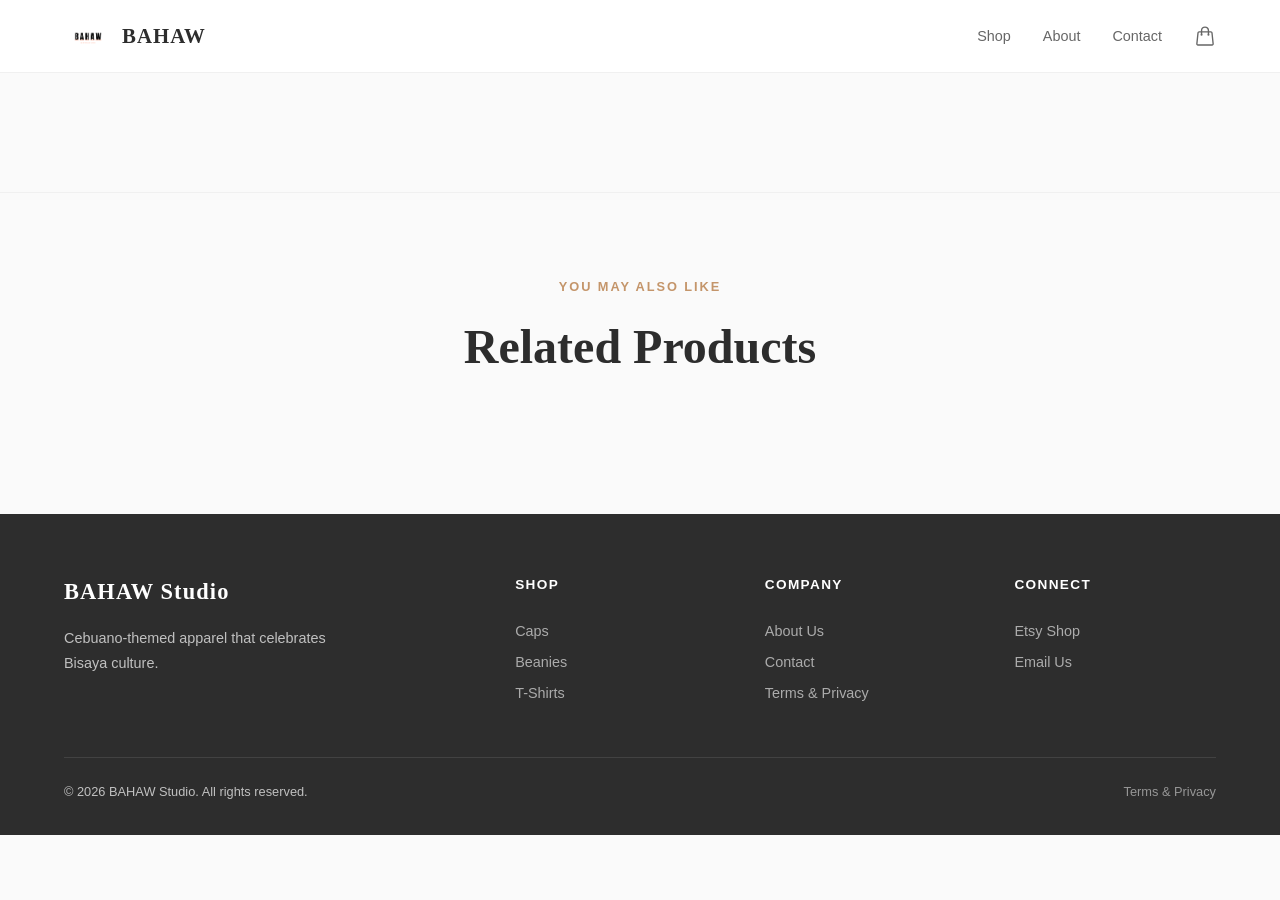
<file: product.html>
<!DOCTYPE html>
<html lang="en">
<head>
    <meta charset="UTF-8">
    <meta name="viewport" content="width=device-width, initial-scale=1.0">
    <title>Product &mdash; BAHAW Studio</title>
    <meta name="description" content="BAHAW Studio product details. Cebuano-themed embroidered hats, caps, beanies, and printed t-shirts.">
    <meta name="theme-color" content="#8B7355">
    <link rel="icon" href="favicon.ico">
    <link rel="manifest" href="manifest.json">
    <link rel="stylesheet" href="css/style.css">
    <link rel="preconnect" href="https://fonts.googleapis.com">
    <link rel="preconnect" href="https://fonts.gstatic.com" crossorigin>
    <link href="https://fonts.googleapis.com/css2?family=Inter:wght@400;600;700&family=Playfair+Display:wght@400;700&display=swap" rel="stylesheet" media="print" onload="this.media='all'">
    <noscript><link href="https://fonts.googleapis.com/css2?family=Inter:wght@400;600;700&family=Playfair+Display:wght@400;700&display=swap" rel="stylesheet"></noscript>
    <meta http-equiv="Content-Security-Policy" content="default-src 'self'; script-src 'self' https://web3forms.com; style-src 'self' 'unsafe-inline' https://fonts.googleapis.com; font-src 'self' https://fonts.gstatic.com; img-src 'self' data: https:; connect-src 'self' https://api.web3forms.com;">
</head>
<body>

    <!-- NAVIGATION -->
    <nav class="nav" id="nav">
        <div class="nav-inner">
            <a href="index.html" class="nav-logo">
                <img src="BAHAW-Studio-PP.png" alt="BAHAW Studio" width="40" height="40">
                <span class="nav-logo-text">BAHAW</span>
            </a>
            <button class="nav-toggle" id="navToggle" aria-label="Menu">
                <span></span>
                <span></span>
                <span></span>
            </button>
            <ul class="nav-links" id="navLinks">
                <li><a href="shop.html">Shop</a></li>
                <li><a href="about.html">About</a></li>
                <li><a href="contact.html">Contact</a></li>
                <li>
                    <a href="cart.html" class="nav-cart">
                        <svg xmlns="http://www.w3.org/2000/svg" fill="none" viewBox="0 0 24 24" stroke-width="1.5" stroke="currentColor"><path stroke-linecap="round" stroke-linejoin="round" d="M15.75 10.5V6a3.75 3.75 0 1 0-7.5 0v4.5m11.356-1.993 1.263 12c.07.665-.45 1.243-1.119 1.243H4.25a1.125 1.125 0 0 1-1.12-1.243l1.264-12A1.125 1.125 0 0 1 5.513 7.5h12.974c.576 0 1.059.435 1.119 1.007ZM8.625 10.5a.375.375 0 1 1-.75 0 .375.375 0 0 1 .75 0Zm7.5 0a.375.375 0 1 1-.75 0 .375.375 0 0 1 .75 0Z" /></svg>
                        <span class="cart-badge"></span>
                    </a>
                </li>
            </ul>
        </div>
    </nav>

    <!-- PRODUCT DETAIL -->
    <section class="product-detail">
        <div class="container" id="productDetail">
            <!-- Loaded by JS -->
        </div>
    </section>

    <!-- RELATED PRODUCTS -->
    <section class="related-section" id="relatedProducts">
        <div class="container">
            <div class="section-header">
                <span class="section-tag">You May Also Like</span>
                <h2 class="section-title">Related Products</h2>
            </div>
            <div class="products-grid"></div>
        </div>
    </section>

    <!-- FOOTER -->
    <footer class="footer">
        <div class="container">
            <div class="footer-grid">
                <div class="footer-brand">
                    <div class="footer-logo">BAHAW Studio</div>
                    <p>Cebuano-themed apparel that celebrates Bisaya culture.</p>
                </div>
                <div class="footer-col">
                    <h4>Shop</h4>
                    <a href="shop.html?category=caps">Caps</a>
                    <a href="shop.html?category=beanies">Beanies</a>
                    <a href="shop.html?category=tshirts">T-Shirts</a>
                </div>
                <div class="footer-col">
                    <h4>Company</h4>
                    <a href="about.html">About Us</a>
                    <a href="contact.html">Contact</a>
                    <a href="terms.html">Terms &amp; Privacy</a>
                </div>
                <div class="footer-col">
                    <h4>Connect</h4>
                    <a href="https://www.etsy.com/shop/BahawStudio" target="_blank" rel="noopener">Etsy Shop</a>
                    <a href="mailto:r.reafil2@gmail.com">Email Us</a>
                </div>
            </div>
            <div class="footer-bottom">
                <span>&copy; 2026 BAHAW Studio. All rights reserved.</span>
                <a href="terms.html">Terms &amp; Privacy</a>
            </div>
        </div>
    </footer>

    <script src="data/products.js" defer></script>
    <script src="js/cart.js" defer></script>
    <script src="js/app.js" defer></script>
    <script src="js/products.js" defer></script>
</body>
</html>
</file>
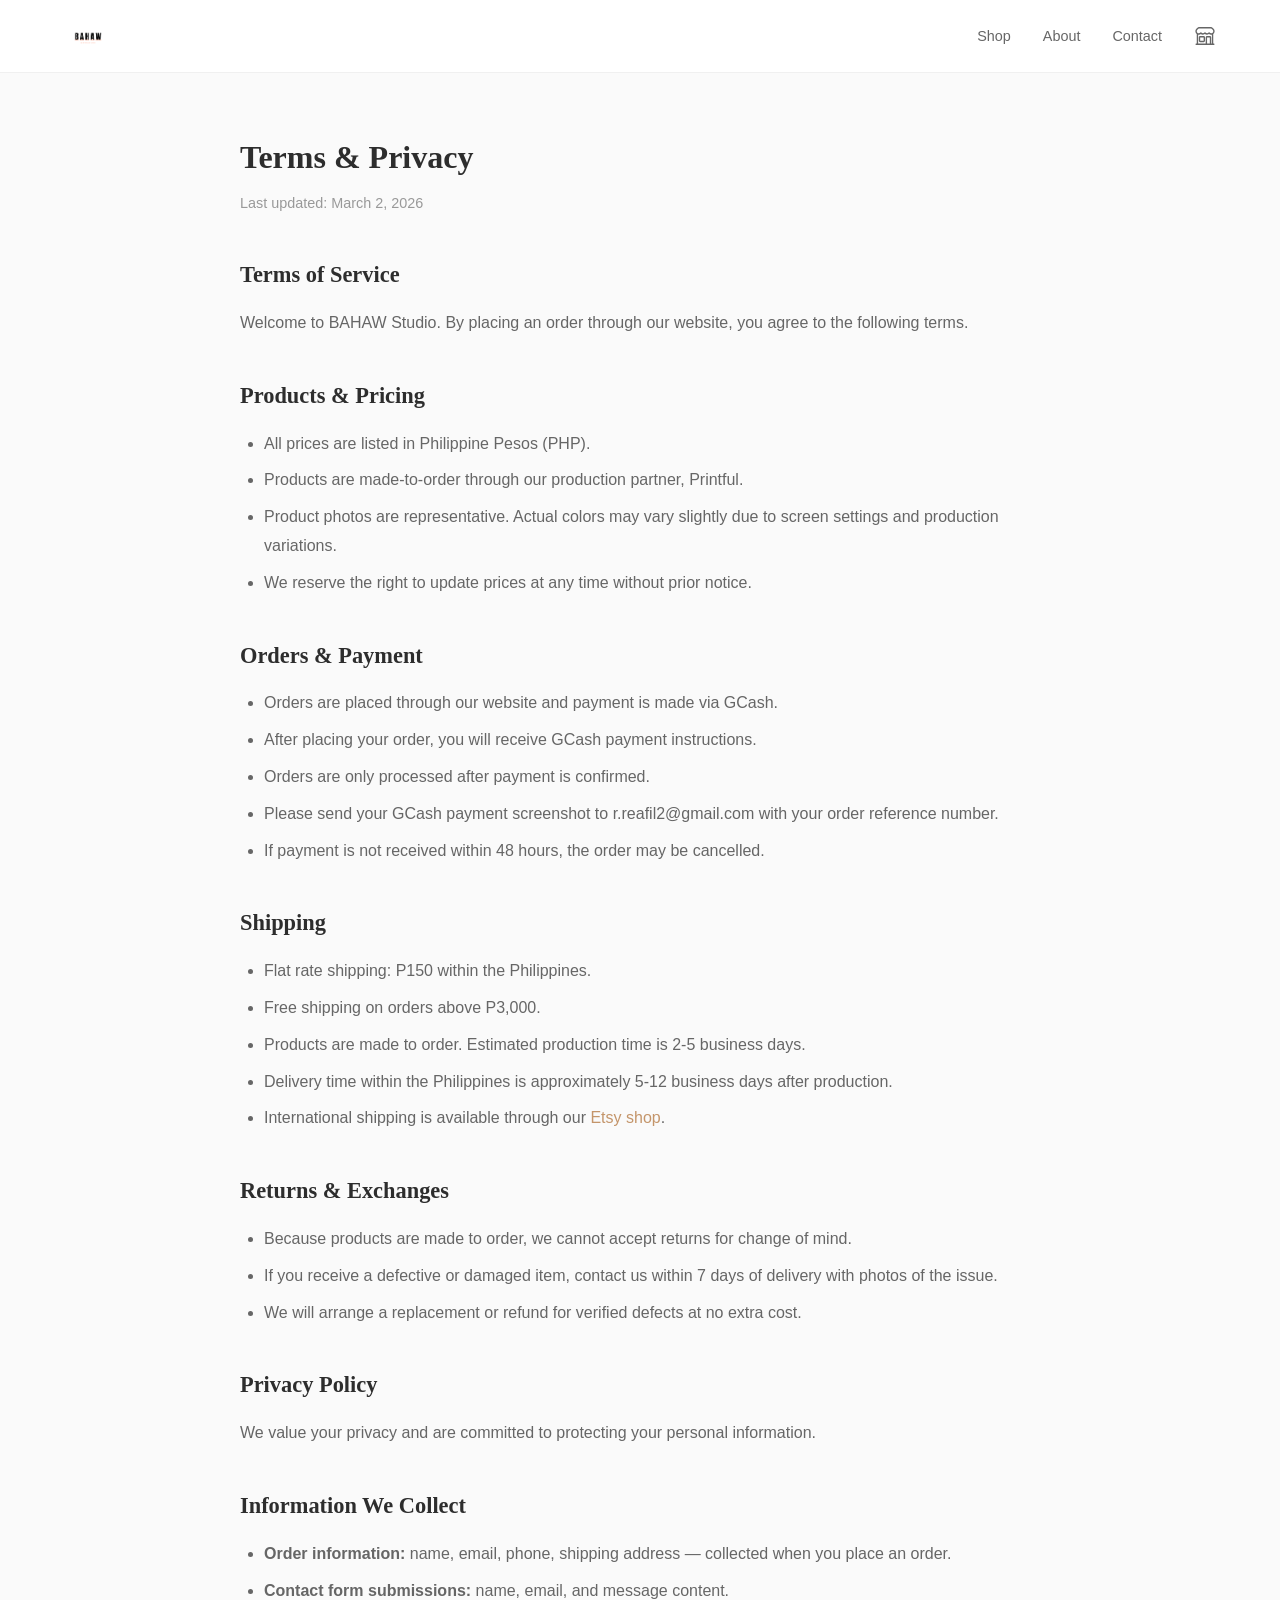
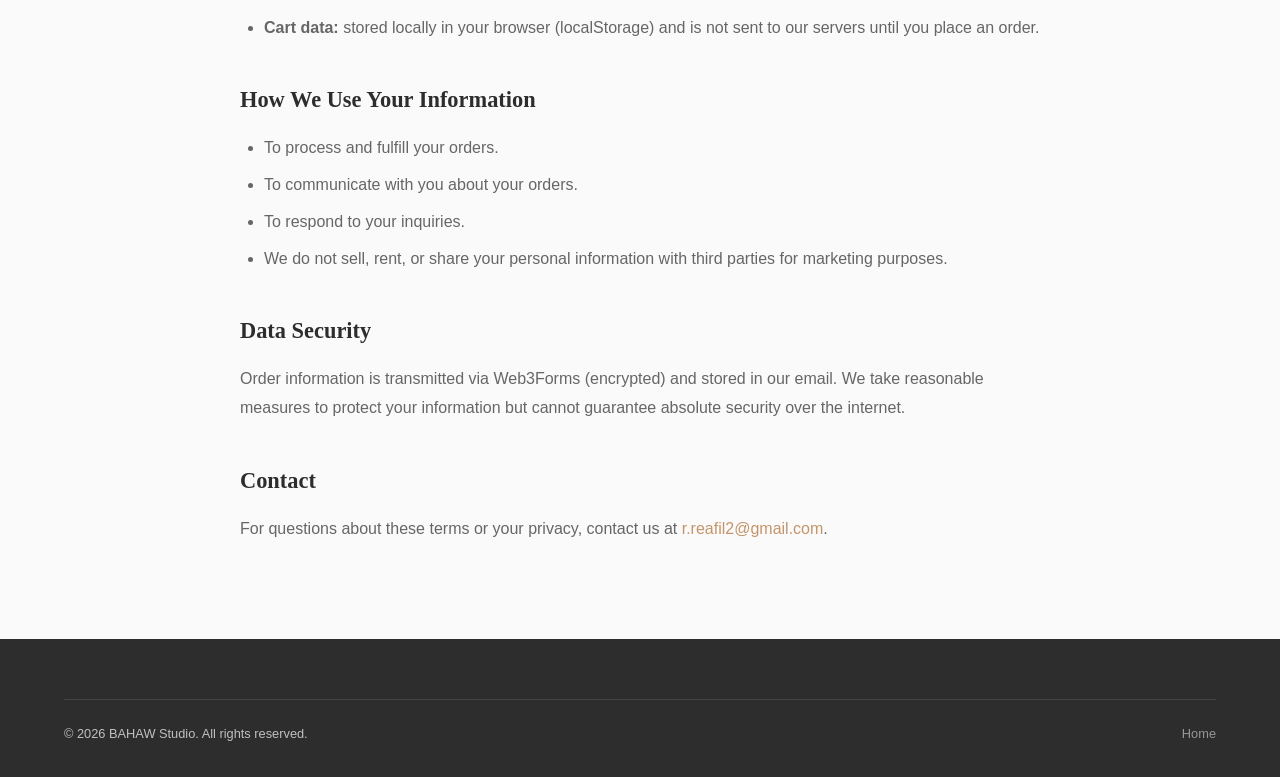
<file: terms.html>
<!DOCTYPE html>
<html lang="en">
<head>
    <meta charset="UTF-8">
    <meta name="viewport" content="width=device-width, initial-scale=1.0">
    <title>Terms &amp; Privacy &mdash; BAHAW Studio</title>
    <meta name="description" content="BAHAW Studio terms of service and privacy policy.">
    <meta name="theme-color" content="#8B7355">
    <link rel="icon" href="favicon.ico">
    <link rel="manifest" href="manifest.json">
    <link rel="stylesheet" href="css/style.css">
    <link rel="preconnect" href="https://fonts.googleapis.com">
    <link rel="preconnect" href="https://fonts.gstatic.com" crossorigin>
    <link href="https://fonts.googleapis.com/css2?family=Inter:wght@400;600;700&family=Playfair+Display:wght@400;700&display=swap" rel="stylesheet" media="print" onload="this.media='all'">
    <noscript><link href="https://fonts.googleapis.com/css2?family=Inter:wght@400;600;700&family=Playfair+Display:wght@400;700&display=swap" rel="stylesheet"></noscript>
    <meta http-equiv="Content-Security-Policy" content="default-src 'self'; script-src 'self' https://web3forms.com; style-src 'self' 'unsafe-inline' https://fonts.googleapis.com; font-src 'self' https://fonts.gstatic.com; img-src 'self' data: https:; connect-src 'self' https://api.web3forms.com;">
</head>
<body>

    <!-- NAVIGATION -->
    <nav class="nav" id="nav">
        <div class="nav-inner">
            <a href="index.html" class="nav-logo">
                <img src="BAHAW-Studio-PP.png" alt="BAHAW Studio" width="40" height="40">
            </a>
            <button class="nav-toggle" id="navToggle" aria-label="Menu">
                <span></span>
                <span></span>
                <span></span>
            </button>
            <ul class="nav-links" id="navLinks">
                <li><a href="https://www.etsy.com/shop/BahawStudio" target="_blank" rel="noopener">Shop</a></li>
                <li><a href="about.html">About</a></li>
                <li><a href="contact.html">Contact</a></li>
                <li>
                    <a href="https://www.etsy.com/shop/BahawStudio" target="_blank" rel="noopener" class="nav-cart" title="Shop on Etsy">
                        <svg xmlns="http://www.w3.org/2000/svg" fill="none" viewBox="0 0 24 24" stroke-width="1.5" stroke="currentColor"><path stroke-linecap="round" stroke-linejoin="round" d="M13.5 21v-7.5a.75.75 0 0 1 .75-.75h3a.75.75 0 0 1 .75.75V21m-4.5 0H2.36m11.14 0H18m0 0h3.64m-1.39 0V9.349M3.75 21V9.349m0 0a3.001 3.001 0 0 0 3.75-.615A2.993 2.993 0 0 0 9.75 9.75c.896 0 1.7-.393 2.25-1.016a2.993 2.993 0 0 0 2.25 1.016c.896 0 1.7-.393 2.25-1.015a3.001 3.001 0 0 0 3.75.614m-16.5 0a3.004 3.004 0 0 1-.621-4.72l1.189-1.19A1.5 1.5 0 0 1 5.378 3h13.243a1.5 1.5 0 0 1 1.06.44l1.19 1.189a3 3 0 0 1-.621 4.72M6.75 18h3.75a.75.75 0 0 0 .75-.75V13.5a.75.75 0 0 0-.75-.75H6.75a.75.75 0 0 0-.75.75v3.75c0 .414.336.75.75.75Z" /></svg>
                    </a>
                </li>
            </ul>
        </div>
    </nav>

    <!-- TERMS -->
    <section class="terms-page">
        <div class="container">
            <div class="terms-content">
                <h1>Terms &amp; Privacy</h1>
                <p class="last-updated">Last updated: March 2, 2026</p>

                <h2>Terms of Service</h2>
                <p>Welcome to BAHAW Studio. By placing an order through our website, you agree to the following terms.</p>

                <h2>Products &amp; Pricing</h2>
                <ul>
                    <li>All prices are listed in Philippine Pesos (PHP).</li>
                    <li>Products are made-to-order through our production partner, Printful.</li>
                    <li>Product photos are representative. Actual colors may vary slightly due to screen settings and production variations.</li>
                    <li>We reserve the right to update prices at any time without prior notice.</li>
                </ul>

                <h2>Orders &amp; Payment</h2>
                <ul>
                    <li>Orders are placed through our website and payment is made via GCash.</li>
                    <li>After placing your order, you will receive GCash payment instructions.</li>
                    <li>Orders are only processed after payment is confirmed.</li>
                    <li>Please send your GCash payment screenshot to r.reafil2@gmail.com with your order reference number.</li>
                    <li>If payment is not received within 48 hours, the order may be cancelled.</li>
                </ul>

                <h2>Shipping</h2>
                <ul>
                    <li>Flat rate shipping: P150 within the Philippines.</li>
                    <li>Free shipping on orders above P3,000.</li>
                    <li>Products are made to order. Estimated production time is 2-5 business days.</li>
                    <li>Delivery time within the Philippines is approximately 5-12 business days after production.</li>
                    <li>International shipping is available through our <a href="https://www.etsy.com/shop/BahawStudio" target="_blank" rel="noopener" style="color: var(--accent);">Etsy shop</a>.</li>
                </ul>

                <h2>Returns &amp; Exchanges</h2>
                <ul>
                    <li>Because products are made to order, we cannot accept returns for change of mind.</li>
                    <li>If you receive a defective or damaged item, contact us within 7 days of delivery with photos of the issue.</li>
                    <li>We will arrange a replacement or refund for verified defects at no extra cost.</li>
                </ul>

                <h2>Privacy Policy</h2>
                <p>We value your privacy and are committed to protecting your personal information.</p>

                <h2>Information We Collect</h2>
                <ul>
                    <li><strong>Order information:</strong> name, email, phone, shipping address &mdash; collected when you place an order.</li>
                    <li><strong>Contact form submissions:</strong> name, email, and message content.</li>
                    <li><strong>Cart data:</strong> stored locally in your browser (localStorage) and is not sent to our servers until you place an order.</li>
                </ul>

                <h2>How We Use Your Information</h2>
                <ul>
                    <li>To process and fulfill your orders.</li>
                    <li>To communicate with you about your orders.</li>
                    <li>To respond to your inquiries.</li>
                    <li>We do not sell, rent, or share your personal information with third parties for marketing purposes.</li>
                </ul>

                <h2>Data Security</h2>
                <p>Order information is transmitted via Web3Forms (encrypted) and stored in our email. We take reasonable measures to protect your information but cannot guarantee absolute security over the internet.</p>

                <h2>Contact</h2>
                <p>For questions about these terms or your privacy, contact us at <a href="mailto:r.reafil2@gmail.com" style="color: var(--accent);">r.reafil2@gmail.com</a>.</p>
            </div>
        </div>
    </section>

    <!-- FOOTER -->
    <footer class="footer">
        <div class="container">
            <div class="footer-bottom">
                <span>&copy; 2026 BAHAW Studio. All rights reserved.</span>
                <a href="index.html">Home</a>
            </div>
        </div>
    </footer>

    <script src="js/app.js" defer></script>
</body>
</html>
</file>
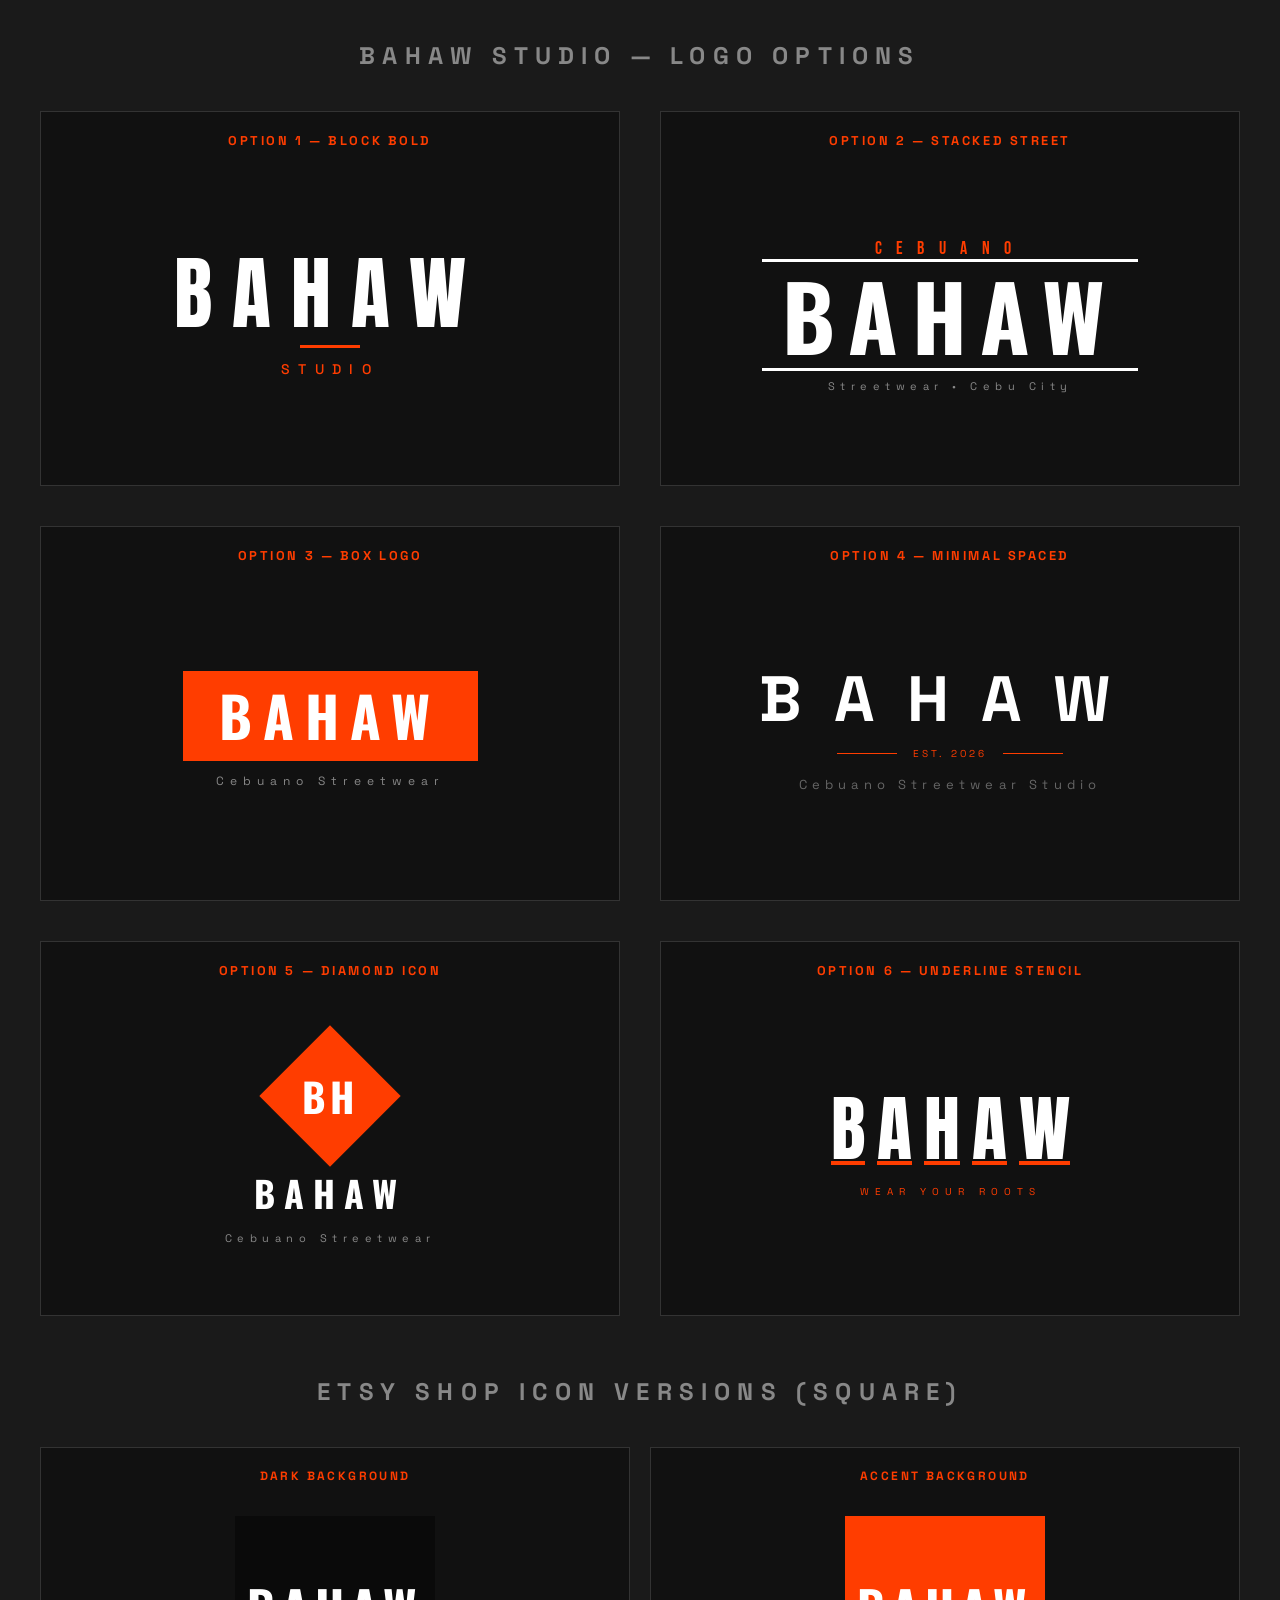
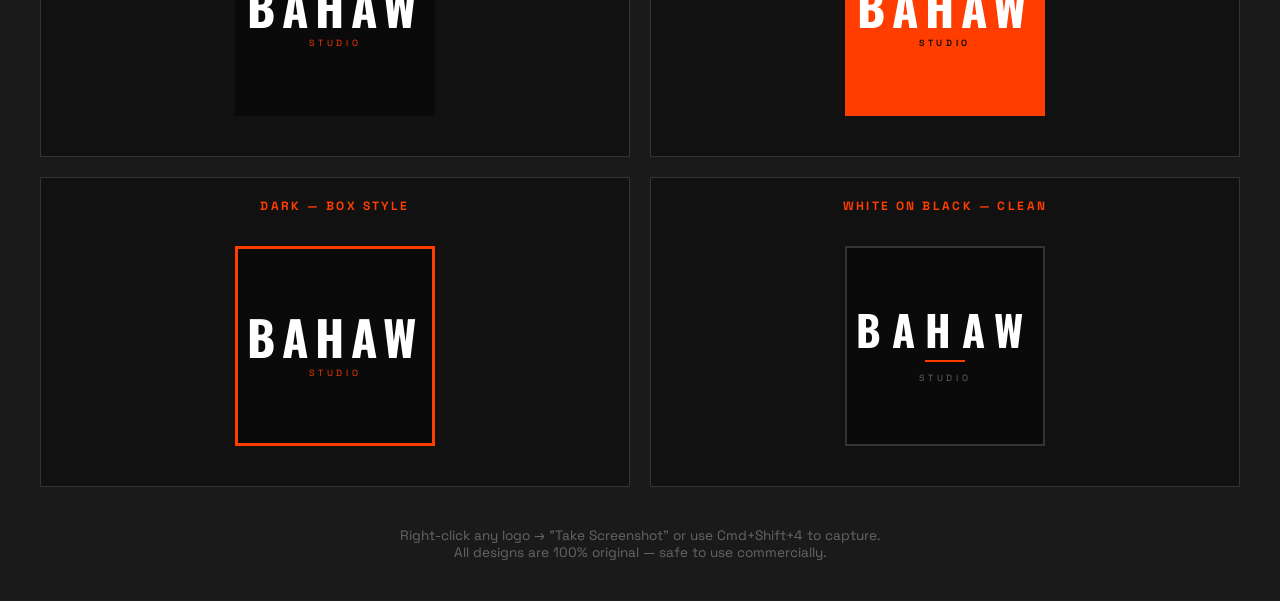
<file: logos/logo-preview.html>
<!DOCTYPE html>
<html lang="en">
<head>
    <meta charset="UTF-8">
    <meta name="viewport" content="width=device-width, initial-scale=1.0">
    <title>BAHAW Studio — Logo Options</title>
    <link href="https://fonts.googleapis.com/css2?family=Space+Grotesk:wght@400;500;600;700&family=Oswald:wght@400;500;600;700&family=Bebas+Neue&family=Anton&display=swap" rel="stylesheet">
    <style>
        * { margin: 0; padding: 0; box-sizing: border-box; }
        body { background: #1a1a1a; color: #fff; font-family: 'Space Grotesk', sans-serif; padding: 40px; }
        h1 { text-align: center; font-size: 1.5rem; color: #888; margin-bottom: 40px; letter-spacing: 0.3em; text-transform: uppercase; }
        .grid { display: grid; grid-template-columns: repeat(auto-fit, minmax(500px, 1fr)); gap: 40px; max-width: 1200px; margin: 0 auto; }
        .card { background: #111; border: 1px solid #333; padding: 20px; text-align: center; }
        .card h3 { color: #ff3d00; font-size: 0.8rem; letter-spacing: 0.2em; text-transform: uppercase; margin-bottom: 16px; }
        .logo-box { display: flex; align-items: center; justify-content: center; min-height: 300px; padding: 40px; }
        .variants { display: grid; grid-template-columns: 1fr 1fr; gap: 20px; margin-top: 40px; }
        .variant { background: #111; border: 1px solid #333; padding: 20px; text-align: center; }
        .variant h3 { color: #ff3d00; font-size: 0.75rem; letter-spacing: 0.2em; text-transform: uppercase; margin-bottom: 12px; }
        .variant .logo-box { min-height: 200px; padding: 20px; }
        .note { text-align: center; color: #666; font-size: 0.85rem; margin-top: 40px; }

        /* ========== LOGO 1: BLOCK BOLD ========== */
        .logo1 {
            display: flex;
            flex-direction: column;
            align-items: center;
            gap: 8px;
        }
        .logo1-main {
            font-family: 'Anton', sans-serif;
            font-size: 80px;
            letter-spacing: 0.25em;
            color: #fff;
            line-height: 1;
        }
        .logo1-sub {
            font-family: 'Space Grotesk', sans-serif;
            font-size: 14px;
            letter-spacing: 0.6em;
            color: #ff3d00;
            text-transform: uppercase;
            font-weight: 500;
        }
        .logo1-line {
            width: 60px;
            height: 3px;
            background: #ff3d00;
            margin: 4px 0;
        }

        /* ========== LOGO 2: STACKED STREET ========== */
        .logo2 {
            display: flex;
            flex-direction: column;
            align-items: center;
            gap: 0;
            position: relative;
        }
        .logo2-top {
            font-family: 'Bebas Neue', sans-serif;
            font-size: 18px;
            letter-spacing: 0.8em;
            color: #ff3d00;
            text-transform: uppercase;
        }
        .logo2-main {
            font-family: 'Oswald', sans-serif;
            font-size: 90px;
            font-weight: 700;
            letter-spacing: 0.15em;
            color: #fff;
            line-height: 1;
            border-top: 3px solid #fff;
            border-bottom: 3px solid #fff;
            padding: 8px 20px;
        }
        .logo2-bottom {
            font-family: 'Space Grotesk', sans-serif;
            font-size: 11px;
            letter-spacing: 0.5em;
            color: #888;
            margin-top: 8px;
        }

        /* ========== LOGO 3: BOX LOGO (SUPREME STYLE) ========== */
        .logo3 {
            display: flex;
            flex-direction: column;
            align-items: center;
            gap: 12px;
        }
        .logo3-box {
            background: #ff3d00;
            padding: 16px 36px;
            display: inline-block;
        }
        .logo3-box span {
            font-family: 'Oswald', sans-serif;
            font-size: 56px;
            font-weight: 700;
            color: #fff;
            letter-spacing: 0.2em;
            line-height: 1;
        }
        .logo3-sub {
            font-family: 'Space Grotesk', sans-serif;
            font-size: 12px;
            letter-spacing: 0.5em;
            color: #888;
        }

        /* ========== LOGO 4: MINIMAL SPACED ========== */
        .logo4 {
            display: flex;
            flex-direction: column;
            align-items: center;
            gap: 16px;
        }
        .logo4-main {
            font-family: 'Space Grotesk', sans-serif;
            font-size: 64px;
            font-weight: 700;
            letter-spacing: 0.5em;
            color: #fff;
            line-height: 1;
        }
        .logo4-divider {
            display: flex;
            align-items: center;
            gap: 16px;
            width: 100%;
            justify-content: center;
        }
        .logo4-divider span {
            height: 1px;
            width: 60px;
            background: #ff3d00;
        }
        .logo4-divider em {
            font-style: normal;
            font-size: 10px;
            color: #ff3d00;
            letter-spacing: 0.3em;
        }
        .logo4-sub {
            font-family: 'Space Grotesk', sans-serif;
            font-size: 13px;
            letter-spacing: 0.4em;
            color: #666;
            font-weight: 400;
        }

        /* ========== LOGO 5: ICON + TEXT (ETSY ICON READY) ========== */
        .logo5 {
            display: flex;
            flex-direction: column;
            align-items: center;
            gap: 12px;
        }
        .logo5-icon {
            width: 100px;
            height: 100px;
            background: #ff3d00;
            display: flex;
            align-items: center;
            justify-content: center;
            transform: rotate(45deg);
        }
        .logo5-icon span {
            transform: rotate(-45deg);
            font-family: 'Oswald', sans-serif;
            font-size: 40px;
            font-weight: 700;
            color: #fff;
            letter-spacing: 0.1em;
        }
        .logo5-text {
            font-family: 'Oswald', sans-serif;
            font-size: 36px;
            font-weight: 700;
            letter-spacing: 0.25em;
            color: #fff;
            margin-top: 8px;
        }
        .logo5-sub {
            font-family: 'Space Grotesk', sans-serif;
            font-size: 11px;
            letter-spacing: 0.5em;
            color: #888;
        }

        /* ========== LOGO 6: VERTICAL STENCIL ========== */
        .logo6 {
            display: flex;
            flex-direction: column;
            align-items: center;
            gap: 4px;
        }
        .logo6-letters {
            display: flex;
            gap: 12px;
        }
        .logo6-letter {
            font-family: 'Anton', sans-serif;
            font-size: 72px;
            color: #fff;
            line-height: 1;
            position: relative;
        }
        .logo6-letter::after {
            content: '';
            position: absolute;
            bottom: 0;
            left: 0;
            right: 0;
            height: 4px;
            background: #ff3d00;
        }
        .logo6-tag {
            font-family: 'Space Grotesk', sans-serif;
            font-size: 10px;
            letter-spacing: 0.6em;
            color: #ff3d00;
            margin-top: 16px;
            text-transform: uppercase;
        }

        /* ========== ETSY ICON VERSIONS ========== */
        .etsy-icon {
            width: 200px;
            height: 200px;
            display: flex;
            align-items: center;
            justify-content: center;
        }
        .etsy-icon-dark {
            background: #0a0a0a;
        }
        .etsy-icon-accent {
            background: #ff3d00;
        }
        .etsy-icon-dark .ei-text {
            font-family: 'Oswald', sans-serif;
            font-size: 48px;
            font-weight: 700;
            color: #fff;
            letter-spacing: 0.15em;
            line-height: 1;
            text-align: center;
        }
        .etsy-icon-dark .ei-sub {
            font-family: 'Space Grotesk', sans-serif;
            font-size: 9px;
            letter-spacing: 0.4em;
            color: #ff3d00;
            text-align: center;
        }
        .etsy-icon-accent .ei-text {
            font-family: 'Oswald', sans-serif;
            font-size: 48px;
            font-weight: 700;
            color: #fff;
            letter-spacing: 0.15em;
            line-height: 1;
            text-align: center;
        }
        .etsy-icon-accent .ei-sub {
            font-family: 'Space Grotesk', sans-serif;
            font-size: 9px;
            letter-spacing: 0.4em;
            color: #0a0a0a;
            text-align: center;
            font-weight: 600;
        }
        .ei-inner {
            display: flex;
            flex-direction: column;
            align-items: center;
            gap: 6px;
        }
    </style>
</head>
<body>

    <h1>BAHAW Studio — Logo Options</h1>

    <div class="grid">

        <!-- LOGO 1 -->
        <div class="card">
            <h3>Option 1 — Block Bold</h3>
            <div class="logo-box">
                <div class="logo1">
                    <div class="logo1-main">BAHAW</div>
                    <div class="logo1-line"></div>
                    <div class="logo1-sub">Studio</div>
                </div>
            </div>
        </div>

        <!-- LOGO 2 -->
        <div class="card">
            <h3>Option 2 — Stacked Street</h3>
            <div class="logo-box">
                <div class="logo2">
                    <div class="logo2-top">Cebuano</div>
                    <div class="logo2-main">BAHAW</div>
                    <div class="logo2-bottom">Streetwear &bull; Cebu City</div>
                </div>
            </div>
        </div>

        <!-- LOGO 3 -->
        <div class="card">
            <h3>Option 3 — Box Logo</h3>
            <div class="logo-box">
                <div class="logo3">
                    <div class="logo3-box">
                        <span>BAHAW</span>
                    </div>
                    <div class="logo3-sub">Cebuano Streetwear</div>
                </div>
            </div>
        </div>

        <!-- LOGO 4 -->
        <div class="card">
            <h3>Option 4 — Minimal Spaced</h3>
            <div class="logo-box">
                <div class="logo4">
                    <div class="logo4-main">BAHAW</div>
                    <div class="logo4-divider">
                        <span></span>
                        <em>EST. 2026</em>
                        <span></span>
                    </div>
                    <div class="logo4-sub">Cebuano Streetwear Studio</div>
                </div>
            </div>
        </div>

        <!-- LOGO 5 -->
        <div class="card">
            <h3>Option 5 — Diamond Icon</h3>
            <div class="logo-box">
                <div class="logo5">
                    <div class="logo5-icon">
                        <span>BH</span>
                    </div>
                    <div class="logo5-text">BAHAW</div>
                    <div class="logo5-sub">Cebuano Streetwear</div>
                </div>
            </div>
        </div>

        <!-- LOGO 6 -->
        <div class="card">
            <h3>Option 6 — Underline Stencil</h3>
            <div class="logo-box">
                <div class="logo6">
                    <div class="logo6-letters">
                        <span class="logo6-letter">B</span>
                        <span class="logo6-letter">A</span>
                        <span class="logo6-letter">H</span>
                        <span class="logo6-letter">A</span>
                        <span class="logo6-letter">W</span>
                    </div>
                    <div class="logo6-tag">Wear Your Roots</div>
                </div>
            </div>
        </div>

    </div>

    <!-- ETSY ICON VERSIONS (500x500 ready) -->
    <h1 style="margin-top: 60px;">Etsy Shop Icon Versions (Square)</h1>
    <div class="variants">
        <div class="variant">
            <h3>Dark Background</h3>
            <div class="logo-box">
                <div class="etsy-icon etsy-icon-dark">
                    <div class="ei-inner">
                        <div class="ei-text">BAHAW</div>
                        <div class="ei-sub">STUDIO</div>
                    </div>
                </div>
            </div>
        </div>
        <div class="variant">
            <h3>Accent Background</h3>
            <div class="logo-box">
                <div class="etsy-icon etsy-icon-accent">
                    <div class="ei-inner">
                        <div class="ei-text">BAHAW</div>
                        <div class="ei-sub">STUDIO</div>
                    </div>
                </div>
            </div>
        </div>
        <div class="variant">
            <h3>Dark — Box Style</h3>
            <div class="logo-box">
                <div class="etsy-icon etsy-icon-dark" style="border: 3px solid #ff3d00;">
                    <div class="ei-inner">
                        <div class="ei-text">BAHAW</div>
                        <div class="ei-sub">STUDIO</div>
                    </div>
                </div>
            </div>
        </div>
        <div class="variant">
            <h3>White on Black — Clean</h3>
            <div class="logo-box">
                <div class="etsy-icon etsy-icon-dark" style="border: 2px solid #333;">
                    <div class="ei-inner">
                        <div class="ei-text" style="font-size: 42px; letter-spacing: 0.25em;">BAHAW</div>
                        <div style="width: 40px; height: 2px; background: #ff3d00; margin: 4px 0;"></div>
                        <div class="ei-sub" style="color: #666;">STUDIO</div>
                    </div>
                </div>
            </div>
        </div>
    </div>

    <p class="note">Right-click any logo → "Take Screenshot" or use Cmd+Shift+4 to capture.<br>All designs are 100% original — safe to use commercially.</p>

</body>
</html>
</file>
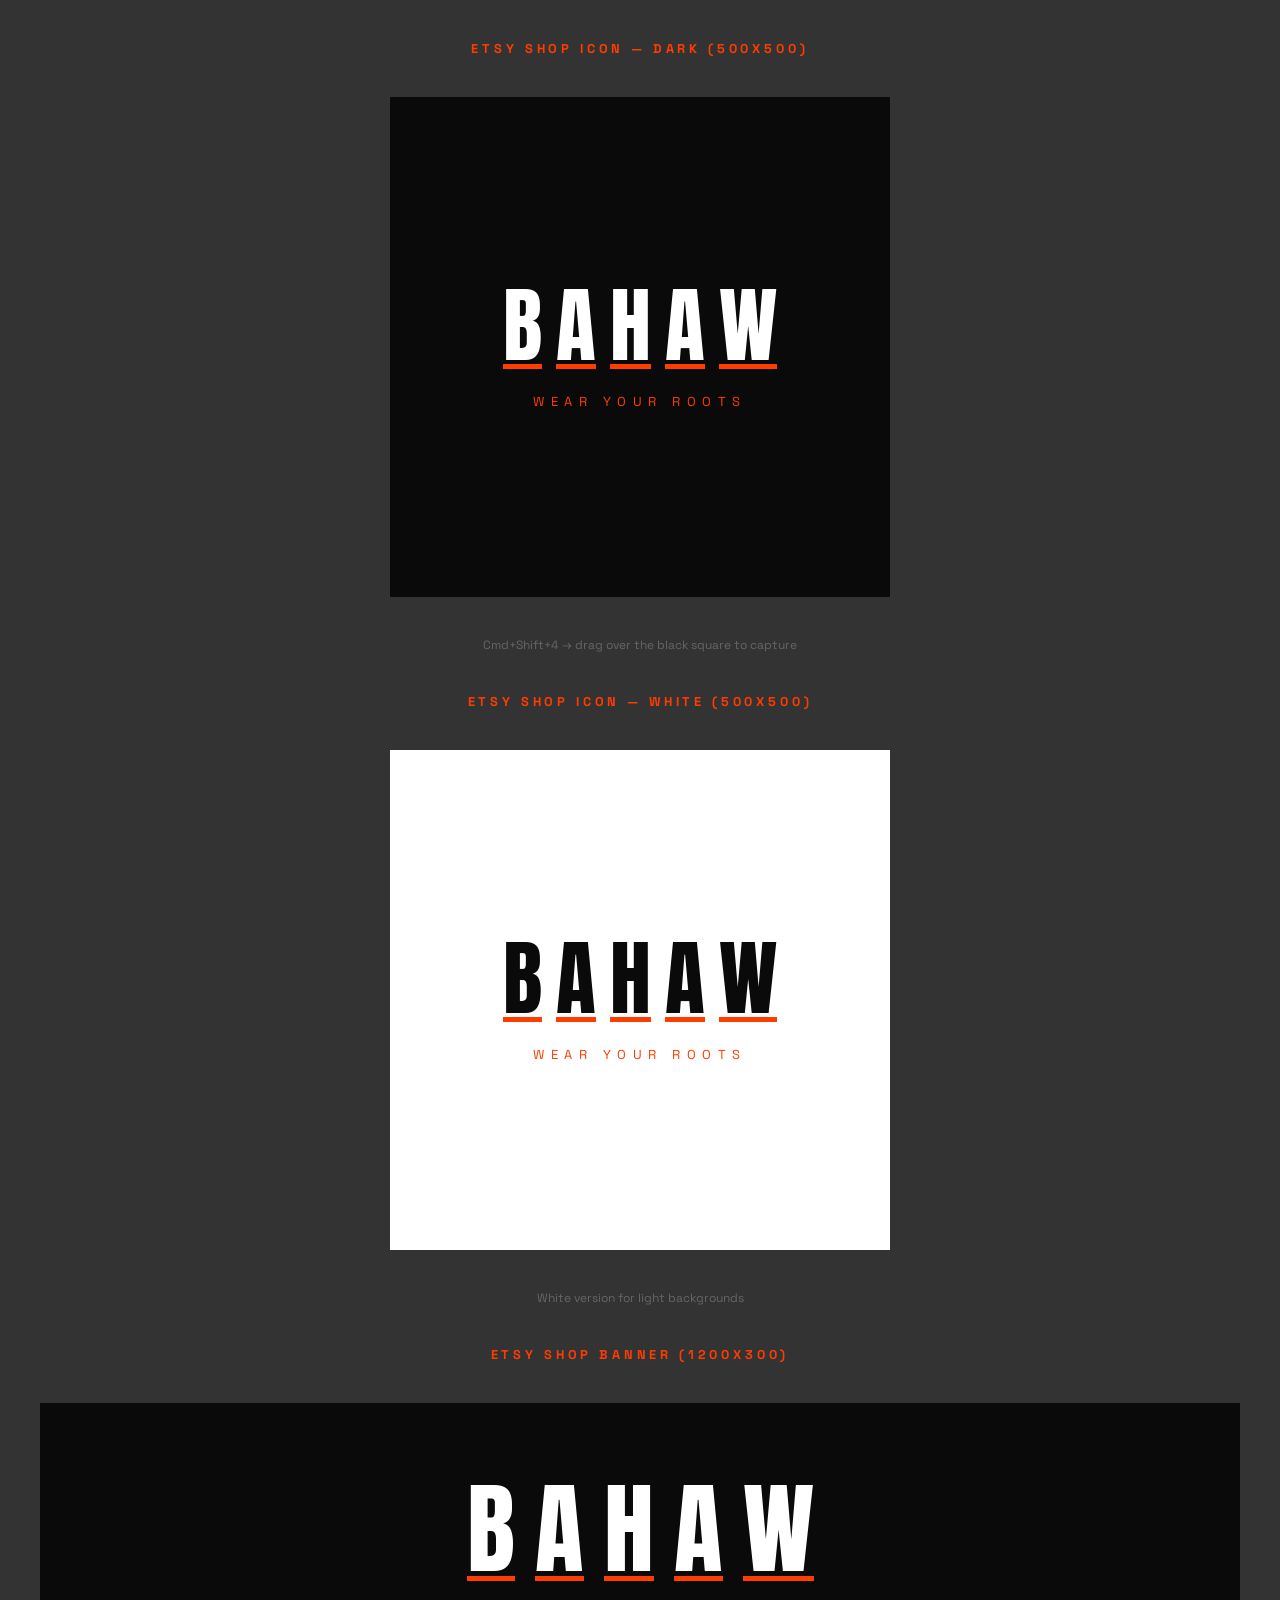
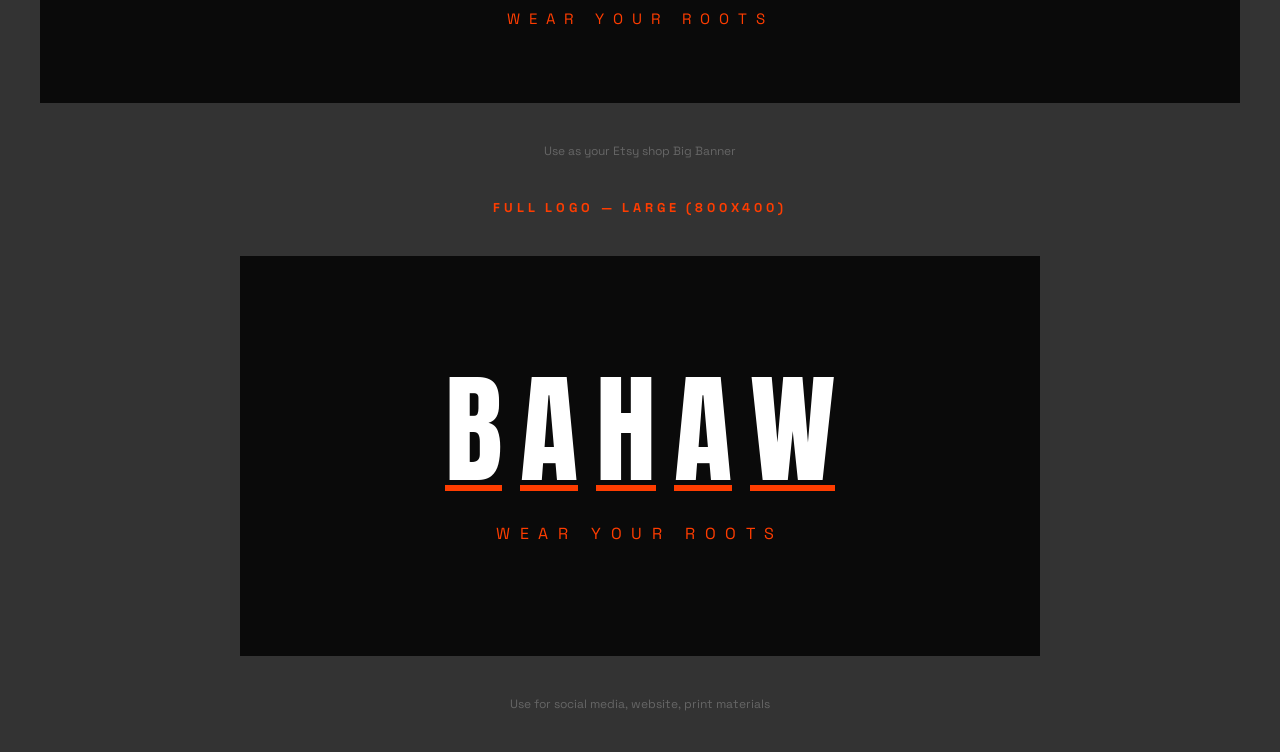
<file: logos/logo6-export.html>
<!DOCTYPE html>
<html lang="en">
<head>
    <meta charset="UTF-8">
    <title>BAHAW Logo 6 — Export</title>
    <link href="https://fonts.googleapis.com/css2?family=Anton&family=Space+Grotesk:wght@500&display=swap" rel="stylesheet">
    <style>
        * { margin: 0; padding: 0; box-sizing: border-box; }
        body { background: #333; display: flex; flex-direction: column; align-items: center; padding: 40px; gap: 40px; font-family: 'Space Grotesk', sans-serif; color: #aaa; }
        h2 { font-size: 0.8rem; letter-spacing: 0.3em; text-transform: uppercase; color: #ff3d00; }
        p.note { font-size: 0.75rem; color: #666; }

        /* === ETSY SHOP ICON 500x500 === */
        .icon-500 {
            width: 500px;
            height: 500px;
            background: #0a0a0a;
            display: flex;
            align-items: center;
            justify-content: center;
            flex-direction: column;
            gap: 6px;
        }
        .icon-500 .letters {
            display: flex;
            gap: 14px;
        }
        .icon-500 .letter {
            font-family: 'Anton', sans-serif;
            font-size: 82px;
            color: #fff;
            line-height: 1;
            position: relative;
            display: inline-block;
        }
        .icon-500 .letter::after {
            content: '';
            position: absolute;
            bottom: -2px;
            left: 0;
            right: 0;
            height: 5px;
            background: #ff3d00;
        }
        .icon-500 .tag {
            font-family: 'Space Grotesk', sans-serif;
            font-size: 13px;
            letter-spacing: 0.5em;
            color: #ff3d00;
            text-transform: uppercase;
            margin-top: 20px;
        }

        /* === ETSY SHOP ICON 500x500 — WHITE VERSION === */
        .icon-500-white {
            width: 500px;
            height: 500px;
            background: #ffffff;
            display: flex;
            align-items: center;
            justify-content: center;
            flex-direction: column;
            gap: 6px;
        }
        .icon-500-white .letters {
            display: flex;
            gap: 14px;
        }
        .icon-500-white .letter {
            font-family: 'Anton', sans-serif;
            font-size: 82px;
            color: #0a0a0a;
            line-height: 1;
            position: relative;
            display: inline-block;
        }
        .icon-500-white .letter::after {
            content: '';
            position: absolute;
            bottom: -2px;
            left: 0;
            right: 0;
            height: 5px;
            background: #ff3d00;
        }
        .icon-500-white .tag {
            font-family: 'Space Grotesk', sans-serif;
            font-size: 13px;
            letter-spacing: 0.5em;
            color: #ff3d00;
            text-transform: uppercase;
            margin-top: 20px;
        }

        /* === ETSY BANNER 1200x300 === */
        .banner {
            width: 1200px;
            height: 300px;
            background: #0a0a0a;
            display: flex;
            align-items: center;
            justify-content: center;
            flex-direction: column;
            gap: 6px;
        }
        .banner .letters {
            display: flex;
            gap: 20px;
        }
        .banner .letter {
            font-family: 'Anton', sans-serif;
            font-size: 100px;
            color: #fff;
            line-height: 1;
            position: relative;
            display: inline-block;
        }
        .banner .letter::after {
            content: '';
            position: absolute;
            bottom: -2px;
            left: 0;
            right: 0;
            height: 5px;
            background: #ff3d00;
        }
        .banner .tag {
            font-family: 'Space Grotesk', sans-serif;
            font-size: 15px;
            letter-spacing: 0.6em;
            color: #ff3d00;
            text-transform: uppercase;
            margin-top: 24px;
        }

        /* === PRINTFUL / GENERAL USE — TRANSPARENT LOOK === */
        .logo-large {
            width: 800px;
            height: 400px;
            background: #0a0a0a;
            display: flex;
            align-items: center;
            justify-content: center;
            flex-direction: column;
            gap: 6px;
        }
        .logo-large .letters {
            display: flex;
            gap: 18px;
        }
        .logo-large .letter {
            font-family: 'Anton', sans-serif;
            font-size: 120px;
            color: #fff;
            line-height: 1;
            position: relative;
            display: inline-block;
        }
        .logo-large .letter::after {
            content: '';
            position: absolute;
            bottom: -2px;
            left: 0;
            right: 0;
            height: 6px;
            background: #ff3d00;
        }
        .logo-large .tag {
            font-family: 'Space Grotesk', sans-serif;
            font-size: 16px;
            letter-spacing: 0.6em;
            color: #ff3d00;
            text-transform: uppercase;
            margin-top: 28px;
        }
    </style>
</head>
<body>

    <h2>Etsy Shop Icon — Dark (500x500)</h2>
    <div class="icon-500" id="icon-dark">
        <div class="letters">
            <span class="letter">B</span>
            <span class="letter">A</span>
            <span class="letter">H</span>
            <span class="letter">A</span>
            <span class="letter">W</span>
        </div>
        <div class="tag">Wear Your Roots</div>
    </div>
    <p class="note">Cmd+Shift+4 → drag over the black square to capture</p>

    <h2>Etsy Shop Icon — White (500x500)</h2>
    <div class="icon-500-white" id="icon-white">
        <div class="letters">
            <span class="letter">B</span>
            <span class="letter">A</span>
            <span class="letter">H</span>
            <span class="letter">A</span>
            <span class="letter">W</span>
        </div>
        <div class="tag">Wear Your Roots</div>
    </div>
    <p class="note">White version for light backgrounds</p>

    <h2>Etsy Shop Banner (1200x300)</h2>
    <div class="banner" id="banner">
        <div class="letters">
            <span class="letter">B</span>
            <span class="letter">A</span>
            <span class="letter">H</span>
            <span class="letter">A</span>
            <span class="letter">W</span>
        </div>
        <div class="tag">Wear Your Roots</div>
    </div>
    <p class="note">Use as your Etsy shop Big Banner</p>

    <h2>Full Logo — Large (800x400)</h2>
    <div class="logo-large" id="logo-full">
        <div class="letters">
            <span class="letter">B</span>
            <span class="letter">A</span>
            <span class="letter">H</span>
            <span class="letter">A</span>
            <span class="letter">W</span>
        </div>
        <div class="tag">Wear Your Roots</div>
    </div>
    <p class="note">Use for social media, website, print materials</p>

</body>
</html>
</file>
<file: css/style.css>
/* ================================
   BAHAW STUDIO — Clean & Light Theme
   ================================ */

/* --- Google Fonts loaded in HTML --- */
/* Inter (body) + Playfair Display (headings) */

:root {
    --bg: #FAFAFA;
    --bg-white: #FFFFFF;
    --text: #2D2D2D;
    --text-light: #666666;
    --text-muted: #999999;
    --primary: #8B7355;
    --primary-dark: #6B5740;
    --accent: #C4956A;
    --accent-light: #D4A87A;
    --border: #E8E8E8;
    --border-light: #F0F0F0;
    --shadow: 0 2px 12px rgba(0,0,0,0.06);
    --shadow-hover: 0 8px 30px rgba(0,0,0,0.1);
    --radius: 8px;
    --radius-lg: 12px;
    --font-heading: 'Playfair Display', Georgia, serif;
    --font-body: 'Inter', -apple-system, BlinkMacSystemFont, sans-serif;
    --nav-height: 72px;
    --container: 1200px;
}

/* --- RESET --- */
*, *::before, *::after {
    margin: 0;
    padding: 0;
    box-sizing: border-box;
}

html {
    scroll-behavior: smooth;
    scroll-padding-top: var(--nav-height);
}

body {
    background: var(--bg);
    color: var(--text);
    font-family: var(--font-body);
    font-weight: 400;
    font-size: 16px;
    line-height: 1.6;
    overflow-x: hidden;
    -webkit-font-smoothing: antialiased;
    -moz-osx-font-smoothing: grayscale;
}

a {
    color: inherit;
    text-decoration: none;
}

img {
    max-width: 100%;
    display: block;
}

button {
    font-family: inherit;
    cursor: pointer;
}

input, textarea, select {
    font-family: inherit;
    font-size: inherit;
}

ul, ol {
    list-style: none;
}

/* --- CONTAINER --- */
.container {
    max-width: var(--container);
    margin: 0 auto;
    padding: 0 24px;
}

/* --- NAVIGATION --- */
.nav {
    position: fixed;
    top: 0;
    left: 0;
    right: 0;
    z-index: 1000;
    background: rgba(255, 255, 255, 0.98);
    border-bottom: 1px solid var(--border-light);
    transition: box-shadow 0.3s;
}

.nav.scrolled {
    box-shadow: 0 2px 20px rgba(0,0,0,0.06);
}

.nav-inner {
    max-width: var(--container);
    margin: 0 auto;
    padding: 0 24px;
    display: flex;
    align-items: center;
    justify-content: space-between;
    height: var(--nav-height);
}

.nav-logo {
    display: flex;
    align-items: center;
    gap: 10px;
}

.nav-logo img {
    height: 48px;
    width: auto;
}

.nav-logo-text {
    font-family: var(--font-heading);
    font-size: 1.3rem;
    font-weight: 700;
    color: var(--text);
    letter-spacing: 0.05em;
}

.nav-links {
    display: flex;
    align-items: center;
    gap: 32px;
}

.nav-links a {
    font-size: 0.9rem;
    font-weight: 500;
    color: var(--text-light);
    transition: color 0.3s;
    position: relative;
}

.nav-links a::after {
    content: '';
    position: absolute;
    bottom: -4px;
    left: 0;
    width: 0;
    height: 2px;
    background: var(--accent);
    transition: width 0.3s;
}

.nav-links a:hover {
    color: var(--text);
}

.nav-links a:hover::after {
    width: 100%;
}

.nav-cart {
    position: relative;
    display: flex;
    align-items: center;
    gap: 6px;
    font-size: 0.9rem;
    font-weight: 500;
    color: var(--text-light);
    transition: color 0.3s;
}

.nav-cart:hover {
    color: var(--text);
}

.nav-cart svg {
    width: 22px;
    height: 22px;
}

.cart-badge {
    position: absolute;
    top: -8px;
    right: -10px;
    background: var(--accent);
    color: #fff;
    font-size: 0.65rem;
    font-weight: 700;
    min-width: 18px;
    height: 18px;
    border-radius: 50%;
    display: flex;
    align-items: center;
    justify-content: center;
    padding: 0 4px;
}

.cart-badge:empty,
.cart-badge[data-count="0"] {
    display: none;
}

/* Mobile toggle */
.nav-toggle {
    display: none;
    background: none;
    border: none;
    cursor: pointer;
    flex-direction: column;
    gap: 5px;
    padding: 8px;
    z-index: 1001;
}

.nav-toggle span {
    display: block;
    width: 24px;
    height: 2px;
    background: var(--text);
    transition: all 0.3s;
}

.nav-toggle.active span:nth-child(1) {
    transform: rotate(45deg) translate(5px, 5px);
}

.nav-toggle.active span:nth-child(2) {
    opacity: 0;
}

.nav-toggle.active span:nth-child(3) {
    transform: rotate(-45deg) translate(5px, -5px);
}

/* --- BUTTONS --- */
.btn {
    display: inline-flex;
    align-items: center;
    justify-content: center;
    gap: 8px;
    padding: 14px 32px;
    font-family: var(--font-body);
    font-size: 0.9rem;
    font-weight: 600;
    border: none;
    border-radius: var(--radius);
    cursor: pointer;
    transition: all 0.3s;
    text-align: center;
}

.btn-primary {
    background: var(--accent);
    color: #fff;
}

.btn-primary:hover {
    background: var(--accent-light);
    transform: translateY(-2px);
    box-shadow: 0 6px 20px rgba(196, 149, 106, 0.3);
}

.btn-secondary {
    background: transparent;
    color: var(--primary);
    border: 2px solid var(--primary);
}

.btn-secondary:hover {
    background: var(--primary);
    color: #fff;
    transform: translateY(-2px);
}

.btn-outline {
    background: transparent;
    color: var(--text);
    border: 1px solid var(--border);
}

.btn-outline:hover {
    border-color: var(--text);
}

.btn-sm {
    padding: 10px 20px;
    font-size: 0.85rem;
}

.btn-lg {
    padding: 16px 40px;
    font-size: 1rem;
}

.btn-full {
    width: 100%;
}

.btn:disabled {
    opacity: 0.5;
    cursor: not-allowed;
    transform: none !important;
}

/* --- HERO SECTION --- */
.hero {
    margin-top: var(--nav-height);
    background: #222;
    display: flex;
    align-items: center;
    justify-content: center;
    padding: 60px 24px;
}

.hero-content {
    display: flex;
    justify-content: center;
    align-items: center;
}

.hero-logo {
    height: 180px;
    width: auto;
}

/* --- NEW DROP SECTION --- */
.new-drop {
    margin-top: var(--nav-height);
    background: #111;
    overflow: hidden;
}

.new-drop-inner {
    display: grid;
    grid-template-columns: 1fr auto 1fr;
    min-height: 520px;
}

.new-drop-img {
    overflow: hidden;
}

.new-drop-img img {
    width: 100%;
    height: 100%;
    object-fit: cover;
    object-position: center top;
    transition: transform 6s ease;
}

.new-drop-img:hover img {
    transform: scale(1.05);
}

.new-drop-center {
    display: flex;
    flex-direction: column;
    align-items: center;
    justify-content: center;
    text-align: center;
    padding: 60px 48px;
    color: #fff;
}

.new-drop-logo {
    width: 260px;
    height: auto;
    margin-bottom: 24px;
}

.new-drop-tag {
    display: inline-block;
    font-size: 0.7rem;
    font-weight: 700;
    letter-spacing: 0.2em;
    text-transform: uppercase;
    color: #111;
    background: #C6972E;
    padding: 6px 16px;
    border-radius: 20px;
    margin-bottom: 24px;
    animation: dropPulse 2s ease-in-out infinite;
}

@keyframes dropPulse {
    0%, 100% { box-shadow: 0 0 0 0 rgba(198, 151, 46, 0.4); }
    50% { box-shadow: 0 0 0 8px rgba(198, 151, 46, 0); }
}

.new-drop-title {
    font-family: var(--font-heading);
    font-size: clamp(2rem, 4vw, 3.5rem);
    font-weight: 700;
    line-height: 1;
    margin-bottom: 8px;
    letter-spacing: -0.02em;
}

.new-drop-subtitle {
    font-size: 0.95rem;
    color: rgba(255,255,255,0.5);
    font-weight: 300;
    letter-spacing: 0.05em;
    text-transform: uppercase;
    margin-bottom: 24px;
}

.new-drop-label {
    display: inline-block;
    font-size: 0.75rem;
    font-weight: 600;
    letter-spacing: 0.1em;
    text-transform: uppercase;
    color: rgba(255,255,255,0.4);
    border: 1px solid rgba(255,255,255,0.15);
    padding: 6px 14px;
    border-radius: 20px;
}

/* --- SECTIONS --- */
.section {
    padding: 100px 0;
}

.section-header {
    text-align: center;
    margin-bottom: 48px;
}

.section-tag {
    display: inline-block;
    font-size: 0.8rem;
    font-weight: 600;
    letter-spacing: 0.15em;
    text-transform: uppercase;
    color: var(--accent);
    margin-bottom: 12px;
}

.section-title {
    font-family: var(--font-heading);
    font-size: clamp(2rem, 4vw, 3rem);
    font-weight: 700;
    color: var(--text);
    margin-bottom: 0;
}

.section-desc {
    font-size: 1.05rem;
    color: var(--text-light);
    max-width: 600px;
    margin: 0 auto;
}

/* --- PRODUCT CARDS --- */
.products-grid {
    display: grid;
    grid-template-columns: repeat(3, 1fr);
    gap: 28px;
}

.product-card-img {
    position: relative;
    width: 100%;
    aspect-ratio: 1;
    background: #F5F5F5;
    overflow: hidden;
}

.product-card-img img {
    width: 100%;
    height: 100%;
    object-fit: cover;
    transition: transform 0.5s;
    will-change: transform;
}

.product-card:hover .product-card-img img {
    transform: scale(1.05);
}

.product-card-img .placeholder-img {
    width: 100%;
    height: 100%;
    display: flex;
    align-items: center;
    justify-content: center;
    color: var(--text-muted);
    font-size: 0.85rem;
    background: linear-gradient(135deg, #f0ebe5 0%, #e8e0d8 100%);
}

.product-card-badge {
    position: absolute;
    top: 12px;
    left: 12px;
    padding: 4px 12px;
    border-radius: 20px;
    font-size: 0.7rem;
    font-weight: 700;
    letter-spacing: 0.05em;
    text-transform: uppercase;
}

.badge-new {
    background: var(--accent);
    color: #fff;
}

.badge-sale {
    background: #E74C3C;
    color: #fff;
}

.badge-bestseller {
    background: var(--primary);
    color: #fff;
}

.product-quick-add {
    position: absolute;
    bottom: 12px;
    left: 12px;
    right: 12px;
    opacity: 0;
    transform: translateY(8px);
    transition: all 0.3s;
}

.product-card:hover .product-quick-add {
    opacity: 1;
    transform: translateY(0);
}

.product-card-info {
    padding: 16px;
}

.product-card-name {
    font-weight: 600;
    font-size: 0.95rem;
    margin-bottom: 6px;
    color: var(--text);
}

.product-card-price {
    display: flex;
    align-items: center;
    gap: 8px;
}

.product-card-price .current {
    font-weight: 700;
    font-size: 1rem;
    color: var(--primary);
}

.product-card-price .compare {
    font-size: 0.85rem;
    color: var(--text-muted);
    text-decoration: line-through;
}

.product-card-link {
    display: block;
    text-decoration: none;
    color: inherit;
}

.design-toggle {
    display: flex;
    gap: 6px;
    margin-bottom: 8px;
}

.design-btn {
    flex: 1;
    padding: 5px 10px;
    border: 2px solid var(--border-light);
    border-radius: 6px;
    background: transparent;
    color: var(--text-light);
    font-size: 0.75rem;
    font-weight: 600;
    cursor: pointer;
    transition: all 0.2s;
    letter-spacing: 0.5px;
}

.design-btn:hover {
    border-color: var(--primary);
    color: var(--primary);
}

.design-btn.active {
    background: var(--primary);
    border-color: var(--primary);
    color: #fff;
}

.product-card-colors {
    display: flex;
    gap: 6px;
    margin-top: 10px;
    flex-wrap: wrap;
}

.color-dot {
    width: 18px;
    height: 18px;
    border-radius: 50%;
    border: 2px solid var(--border-light);
    cursor: pointer;
    transition: border-color 0.2s, transform 0.15s;
}

.color-dot:hover {
    border-color: var(--text);
    transform: scale(1.2);
}

.color-dot-more {
    display: inline-flex;
    align-items: center;
    justify-content: center;
    font-size: 0.7rem;
    font-weight: 600;
    color: var(--text-muted);
    min-width: 18px;
    height: 18px;
}

/* --- VARIANT THUMBNAILS --- */
.variant-thumbs {
    display: flex;
    gap: 8px;
    margin-top: 12px;
    overflow-x: auto;
    -webkit-overflow-scrolling: touch;
    padding-bottom: 4px;
}

.variant-thumb {
    width: 64px;
    height: 64px;
    border-radius: 8px;
    overflow: hidden;
    cursor: pointer;
    border: 2px solid var(--border-light);
    flex-shrink: 0;
    transition: border-color 0.2s, transform 0.2s;
}

.variant-thumb:hover {
    border-color: var(--accent);
    transform: scale(1.05);
}

.variant-thumb.active {
    border-color: var(--primary);
    box-shadow: 0 0 0 1px var(--primary);
}

.variant-thumb img {
    width: 100%;
    height: 100%;
    object-fit: cover;
}

/* Product card as div (not link) */
.product-card {
    background: var(--bg-white);
    border-radius: var(--radius-lg);
    overflow: hidden;
    box-shadow: var(--shadow);
    transition: transform 0.3s, box-shadow 0.3s;
    text-decoration: none;
    color: inherit;
    content-visibility: auto;
    contain-intrinsic-size: auto 300px;
    display: block;
}

.product-card:hover {
    transform: translateY(-4px);
    box-shadow: var(--shadow-hover);
}

.product-card-link {
    display: block;
    text-decoration: none;
    color: inherit;
}

/* --- CATEGORY CARDS --- */
.categories-grid {
    display: grid;
    grid-template-columns: repeat(3, 1fr);
    gap: 24px;
}

.category-card {
    position: relative;
    aspect-ratio: 3/4;
    border-radius: var(--radius-lg);
    overflow: hidden;
    display: flex;
    align-items: flex-end;
    text-decoration: none;
    color: #fff;
    transition: transform 0.3s;
}

.category-card:hover {
    transform: translateY(-4px);
}

.category-card-bg {
    position: absolute;
    inset: 0;
    background: linear-gradient(135deg, var(--primary) 0%, var(--accent) 100%);
}

.category-card:nth-child(2) .category-card-bg {
    background: linear-gradient(135deg, #6B5740 0%, #8B7355 100%);
}

.category-card:nth-child(3) .category-card-bg {
    background: linear-gradient(135deg, #C4956A 0%, #D4A87A 100%);
}

.category-card-content {
    position: relative;
    z-index: 1;
    padding: 32px;
    width: 100%;
    background: linear-gradient(transparent, rgba(0,0,0,0.4));
}

.category-card-title {
    font-family: var(--font-heading);
    font-size: 1.6rem;
    font-weight: 700;
    margin-bottom: 8px;
}

.category-card-count {
    font-size: 0.85rem;
    opacity: 0.85;
}

/* --- BAHAW STORY SECTION --- */
.bahaw-story {
    padding: 100px 0;
    background: linear-gradient(135deg, #1a1a2e 0%, #16213e 40%, #0f3460 100%);
    color: #fff;
}

.story-layout {
    display: grid;
    grid-template-columns: 1fr 1.2fr;
    gap: 60px;
    align-items: center;
}

.story-dictionary {
    background: rgba(255,255,255,0.06);
    border: 1px solid rgba(255,255,255,0.1);
    border-radius: 16px;
    padding: 40px;
    backdrop-filter: blur(10px);
}

.dict-word {
    font-family: var(--font-heading);
    font-size: clamp(2.5rem, 4vw, 3.5rem);
    font-weight: 700;
    color: #C6972E;
    margin-bottom: 4px;
}

.dict-phonetic {
    font-size: 1.1rem;
    color: rgba(255,255,255,0.5);
    font-style: italic;
    margin-bottom: 4px;
}

.dict-type {
    font-size: 0.85rem;
    color: rgba(255,255,255,0.4);
    text-transform: uppercase;
    letter-spacing: 0.1em;
    margin-bottom: 16px;
}

.dict-def {
    font-size: 1.1rem;
    color: rgba(255,255,255,0.7);
    line-height: 1.6;
}

.dict-divider {
    width: 60px;
    height: 2px;
    background: linear-gradient(90deg, #C41E3A, #C6972E);
    margin: 20px 0;
}

.dict-redef {
    font-size: 1rem;
    color: rgba(255,255,255,0.5);
    margin-bottom: 8px;
}

.dict-punchline {
    font-family: var(--font-heading);
    font-size: 1.6rem;
    font-weight: 700;
    color: #C41E3A;
}

.story-text h2 {
    font-family: var(--font-heading);
    font-size: clamp(1.8rem, 3vw, 2.5rem);
    font-weight: 700;
    line-height: 1.3;
    margin-bottom: 24px;
    color: #fff;
}

.text-red { color: #C41E3A; }
.text-gold { color: #C6972E; }

.story-text p {
    color: rgba(255,255,255,0.7);
    font-size: 1.05rem;
    line-height: 1.8;
    margin-bottom: 20px;
}

.story-tagline {
    color: rgba(255,255,255,0.85) !important;
    font-size: 1.1rem !important;
    border-left: 3px solid #C6972E;
    padding-left: 16px;
    margin-top: 8px;
}

.story-text .btn-primary {
    background: #C41E3A;
    margin-top: 8px;
}

.story-text .btn-primary:hover {
    background: #d4263f;
    box-shadow: 0 6px 24px rgba(196, 30, 58, 0.4);
}

/* --- LIFESTYLE BANNER --- */
.lifestyle-banner {
    position: relative;
    min-height: 420px;
    overflow: hidden;
}

.lifestyle-banner-img {
    position: absolute;
    inset: -10%;
    width: 120%;
    height: 120%;
    object-fit: cover;
    object-position: center 40%;
}

.lifestyle-banner-content {
    position: relative;
    z-index: 2;
    display: flex;
    flex-direction: column;
    align-items: center;
    justify-content: flex-end;
    text-align: center;
    min-height: 420px;
    padding: 60px 24px;
    background: linear-gradient(to top, rgba(0,0,0,0.7) 0%, rgba(0,0,0,0.1) 50%, transparent 100%);
    color: #fff;
}

.lifestyle-banner-content h3 {
    font-family: var(--font-heading);
    font-size: clamp(1.5rem, 3vw, 2.2rem);
    margin-bottom: 10px;
}

.lifestyle-banner-content p {
    color: rgba(255,255,255,0.7);
    margin-bottom: 24px;
    font-size: 1.05rem;
}

.lifestyle-banner-content .btn-primary {
    background: #C6972E;
    color: #111;
    font-weight: 700;
}

.lifestyle-banner-content .btn-primary:hover {
    background: #d4a53c;
    box-shadow: 0 6px 24px rgba(198, 151, 46, 0.4);
}

/* --- ETSY SECTION --- */
.etsy-banner {
    background: var(--bg-white);
    border: 1px solid var(--border);
    border-radius: var(--radius-lg);
    padding: 40px;
    display: flex;
    align-items: center;
    justify-content: space-between;
    gap: 24px;
    box-shadow: var(--shadow);
}

.etsy-banner-text h3 {
    font-family: var(--font-heading);
    font-size: 1.4rem;
    margin-bottom: 8px;
}

.etsy-banner-text p {
    color: var(--text-light);
}

/* --- FOOTER --- */
.footer {
    background: var(--text);
    color: rgba(255,255,255,0.7);
    padding: 60px 0 32px;
}

.footer-grid {
    display: grid;
    grid-template-columns: 2fr 1fr 1fr 1fr;
    gap: 48px;
    margin-bottom: 48px;
}

.footer-brand {
    max-width: 300px;
}

.footer-logo {
    font-family: var(--font-heading);
    font-size: 1.4rem;
    font-weight: 700;
    color: #fff;
    letter-spacing: 0.05em;
    margin-bottom: 16px;
}

.footer-brand p {
    font-size: 0.9rem;
    line-height: 1.7;
}

.footer-col h4 {
    color: #fff;
    font-size: 0.85rem;
    font-weight: 600;
    text-transform: uppercase;
    letter-spacing: 0.1em;
    margin-bottom: 20px;
}

.footer-col a {
    display: block;
    font-size: 0.9rem;
    color: rgba(255,255,255,0.6);
    padding: 4px 0;
    transition: color 0.3s;
}

.footer-col a:hover {
    color: var(--accent);
}

.footer-bottom {
    border-top: 1px solid rgba(255,255,255,0.1);
    padding-top: 24px;
    display: flex;
    align-items: center;
    justify-content: space-between;
    font-size: 0.8rem;
}

.footer-bottom a {
    color: rgba(255,255,255,0.5);
    transition: color 0.3s;
}

.footer-bottom a:hover {
    color: var(--accent);
}

/* --- SHOP PAGE --- */
.page-header {
    margin-top: var(--nav-height);
    padding: 48px 0;
    background: linear-gradient(135deg, #F5F0EB 0%, #FAFAFA 100%);
    text-align: center;
}

.page-title {
    font-family: var(--font-heading);
    font-size: clamp(2rem, 4vw, 3rem);
    font-weight: 700;
    margin-bottom: 8px;
}

.page-desc {
    color: var(--text-light);
    font-size: 1.05rem;
}

.shop-controls {
    display: flex;
    align-items: center;
    justify-content: space-between;
    flex-wrap: wrap;
    gap: 16px;
    margin-bottom: 40px;
}

.filter-bar {
    display: flex;
    justify-content: center;
    gap: 10px;
    flex-wrap: wrap;
    margin-bottom: 48px;
}

.filter-pills {
    display: flex;
    gap: 8px;
    flex-wrap: wrap;
}

.filter-pill {
    padding: 12px 28px;
    border: 2px solid #1a1a1a;
    border-radius: 0;
    background: transparent;
    font-family: var(--font-heading);
    font-size: 0.9rem;
    font-weight: 700;
    letter-spacing: 0.5px;
    text-transform: uppercase;
    color: #1a1a1a;
    cursor: pointer;
    transition: all 0.25s;
    position: relative;
}

.filter-pill:hover {
    background: #1a1a1a;
    border-color: #1a1a1a;
    color: #fff;
}

.filter-pill.active {
    background: #1a1a1a;
    border-color: #1a1a1a;
    color: #fff;
    border-bottom: 4px solid #e8451e;
}

.filter-count {
    font-size: 0.7rem;
    font-weight: 400;
    opacity: 0.6;
    margin-left: 4px;
}

.filter-pill.active .filter-count {
    opacity: 0.8;
    color: #e8451e;
}

.sort-select {
    padding: 10px 16px;
    border: 1px solid var(--border);
    border-radius: var(--radius);
    background: var(--bg-white);
    font-size: 0.85rem;
    color: var(--text);
    cursor: pointer;
    outline: none;
}

.sort-select:focus {
    border-color: var(--primary);
}

.shop-results {
    font-size: 0.85rem;
    color: var(--text-muted);
    margin-bottom: 24px;
}

.no-products {
    grid-column: 1 / -1;
    text-align: center;
    padding: 80px 0;
    color: var(--text-muted);
}

/* --- PRODUCT DETAIL PAGE --- */
.product-detail {
    margin-top: var(--nav-height);
    padding: 40px 0 80px;
}

.breadcrumb {
    display: flex;
    align-items: center;
    gap: 8px;
    font-size: 0.85rem;
    color: var(--text-muted);
    margin-bottom: 32px;
}

.breadcrumb a {
    color: var(--text-light);
    transition: color 0.3s;
}

.breadcrumb a:hover {
    color: var(--accent);
}

.breadcrumb span {
    color: var(--text-muted);
}

.product-layout {
    display: grid;
    grid-template-columns: 1fr 1fr;
    gap: 60px;
    align-items: start;
}

.product-gallery {
    position: sticky;
    top: calc(var(--nav-height) + 24px);
}

.product-main-image {
    width: 100%;
    aspect-ratio: 1;
    border-radius: var(--radius-lg);
    overflow: hidden;
    background: #F5F5F5;
    margin-bottom: 12px;
}

.product-main-image img {
    width: 100%;
    height: 100%;
    object-fit: cover;
}

.product-main-image .placeholder-img {
    width: 100%;
    height: 100%;
    display: flex;
    align-items: center;
    justify-content: center;
    color: var(--text-muted);
    background: linear-gradient(135deg, #f0ebe5 0%, #e8e0d8 100%);
}

.product-thumbs {
    display: flex;
    gap: 8px;
}

.product-thumb {
    width: 72px;
    height: 72px;
    border-radius: var(--radius);
    overflow: hidden;
    border: 2px solid transparent;
    cursor: pointer;
    transition: border-color 0.2s;
    background: #F5F5F5;
}

.product-thumb.active,
.product-thumb:hover {
    border-color: var(--primary);
}

.product-thumb img {
    width: 100%;
    height: 100%;
    object-fit: cover;
}

.product-info-detail {
    padding-top: 8px;
}

.product-category-tag {
    display: inline-block;
    font-size: 0.75rem;
    font-weight: 600;
    letter-spacing: 0.1em;
    text-transform: uppercase;
    color: var(--accent);
    margin-bottom: 12px;
}

.product-title {
    font-family: var(--font-heading);
    font-size: clamp(1.6rem, 3vw, 2.2rem);
    font-weight: 700;
    margin-bottom: 16px;
}

.product-price-detail {
    display: flex;
    align-items: baseline;
    gap: 12px;
    margin-bottom: 24px;
}

.product-price-detail .current {
    font-size: 1.5rem;
    font-weight: 700;
    color: var(--primary);
}

.product-price-detail .compare {
    font-size: 1.1rem;
    color: var(--text-muted);
    text-decoration: line-through;
}

.product-description {
    color: var(--text-light);
    line-height: 1.8;
    margin-bottom: 32px;
}

/* Size selector */
.option-label {
    font-size: 0.85rem;
    font-weight: 600;
    margin-bottom: 10px;
    display: block;
}

.size-options {
    display: flex;
    gap: 8px;
    margin-bottom: 24px;
    flex-wrap: wrap;
}

.size-btn {
    padding: 10px 20px;
    border: 1px solid var(--border);
    border-radius: var(--radius);
    background: var(--bg-white);
    font-size: 0.85rem;
    font-weight: 500;
    cursor: pointer;
    transition: all 0.2s;
}

.size-btn:hover {
    border-color: var(--primary);
}

.size-btn.active {
    background: var(--primary);
    border-color: var(--primary);
    color: #fff;
}

/* Color selector */
.color-options {
    display: flex;
    gap: 10px;
    margin-bottom: 24px;
    flex-wrap: wrap;
}

.color-swatch {
    width: 32px;
    height: 32px;
    border-radius: 50%;
    border: 3px solid transparent;
    cursor: pointer;
    transition: all 0.2s;
    position: relative;
}

.color-swatch:hover {
    transform: scale(1.1);
}

.color-swatch.active {
    border-color: var(--primary);
    box-shadow: 0 0 0 2px var(--bg), 0 0 0 4px var(--primary);
}

/* Quantity */
.qty-selector {
    display: inline-flex;
    align-items: center;
    border: 1px solid var(--border);
    border-radius: var(--radius);
    overflow: hidden;
    margin-bottom: 24px;
}

.qty-btn {
    width: 40px;
    height: 40px;
    display: flex;
    align-items: center;
    justify-content: center;
    background: none;
    border: none;
    font-size: 1.2rem;
    color: var(--text);
    cursor: pointer;
    transition: background 0.2s;
}

.qty-btn:hover {
    background: var(--border-light);
}

.qty-input {
    width: 50px;
    height: 40px;
    border: none;
    text-align: center;
    font-size: 0.95rem;
    font-weight: 600;
    outline: none;
    background: none;
}

.qty-input::-webkit-inner-spin-button,
.qty-input::-webkit-outer-spin-button {
    -webkit-appearance: none;
}

.product-actions {
    display: flex;
    gap: 12px;
    margin-bottom: 32px;
}

.product-actions .btn {
    flex: 1;
}

.etsy-link {
    display: inline-flex;
    align-items: center;
    gap: 8px;
    font-size: 0.9rem;
    color: var(--text-light);
    margin-bottom: 32px;
    transition: color 0.3s;
}

.etsy-link:hover {
    color: var(--accent);
}

/* Collapsible details */
.detail-accordion {
    border-top: 1px solid var(--border);
}

.detail-accordion-item {
    border-bottom: 1px solid var(--border);
}

.detail-accordion-header {
    display: flex;
    align-items: center;
    justify-content: space-between;
    padding: 16px 0;
    cursor: pointer;
    font-weight: 600;
    font-size: 0.9rem;
    background: none;
    border: none;
    width: 100%;
    text-align: left;
    color: var(--text);
}

.detail-accordion-header::after {
    content: '+';
    font-size: 1.2rem;
    font-weight: 400;
    color: var(--text-muted);
    transition: transform 0.3s;
}

.detail-accordion-item.open .detail-accordion-header::after {
    content: '\2212';
}

.detail-accordion-body {
    max-height: 0;
    overflow: hidden;
    transition: max-height 0.3s ease;
}

.detail-accordion-body-inner {
    padding: 0 0 16px;
    color: var(--text-light);
    font-size: 0.9rem;
    line-height: 1.8;
}

.detail-accordion-item.open .detail-accordion-body {
    max-height: 500px;
}

/* Related products */
.related-section {
    padding: 80px 0;
    border-top: 1px solid var(--border-light);
}

/* --- CART PAGE --- */
.cart-page {
    margin-top: var(--nav-height);
    padding: 40px 0 80px;
    min-height: 60vh;
}

.cart-layout {
    display: grid;
    grid-template-columns: 1fr 380px;
    gap: 48px;
    align-items: start;
}

.cart-items {
    display: flex;
    flex-direction: column;
    gap: 16px;
}

.cart-item {
    display: grid;
    grid-template-columns: 100px 1fr auto;
    gap: 20px;
    align-items: center;
    padding: 20px;
    background: var(--bg-white);
    border-radius: var(--radius-lg);
    box-shadow: var(--shadow);
}

.cart-item-img {
    width: 100px;
    height: 100px;
    border-radius: var(--radius);
    overflow: hidden;
    background: #F5F5F5;
}

.cart-item-img img {
    width: 100%;
    height: 100%;
    object-fit: cover;
}

.cart-item-name {
    font-weight: 600;
    margin-bottom: 4px;
}

.cart-item-meta {
    font-size: 0.85rem;
    color: var(--text-muted);
    margin-bottom: 12px;
}

.cart-item-controls {
    display: flex;
    align-items: center;
    gap: 12px;
}

.cart-item-remove {
    background: none;
    border: none;
    color: var(--text-muted);
    font-size: 0.8rem;
    cursor: pointer;
    transition: color 0.3s;
    text-decoration: underline;
}

.cart-item-remove:hover {
    color: #E74C3C;
}

.cart-item-price {
    font-weight: 700;
    font-size: 1.05rem;
    color: var(--primary);
    text-align: right;
}

.cart-summary {
    background: var(--bg-white);
    border-radius: var(--radius-lg);
    padding: 32px;
    box-shadow: var(--shadow);
    position: sticky;
    top: calc(var(--nav-height) + 24px);
}

.cart-summary h3 {
    font-family: var(--font-heading);
    font-size: 1.3rem;
    margin-bottom: 24px;
}

.cart-summary-row {
    display: flex;
    justify-content: space-between;
    padding: 10px 0;
    font-size: 0.95rem;
}

.cart-summary-row.total {
    border-top: 2px solid var(--border);
    margin-top: 12px;
    padding-top: 16px;
    font-weight: 700;
    font-size: 1.1rem;
}

.cart-summary .btn {
    margin-top: 20px;
}

.cart-shipping-note {
    font-size: 0.8rem;
    color: var(--text-muted);
    margin-top: 12px;
    text-align: center;
}

/* Empty cart */
.cart-empty {
    text-align: center;
    padding: 80px 0;
}

.cart-empty svg {
    width: 64px;
    height: 64px;
    color: var(--text-muted);
    margin-bottom: 24px;
}

.cart-empty h2 {
    font-family: var(--font-heading);
    font-size: 1.5rem;
    margin-bottom: 12px;
}

.cart-empty p {
    color: var(--text-light);
    margin-bottom: 24px;
}

/* --- CHECKOUT PAGE --- */
.checkout-page {
    margin-top: var(--nav-height);
    padding: 40px 0 80px;
}

.checkout-layout {
    display: grid;
    grid-template-columns: 1fr 400px;
    gap: 48px;
    align-items: start;
}

.checkout-form h2 {
    font-family: var(--font-heading);
    font-size: 1.5rem;
    margin-bottom: 24px;
}

.form-group {
    margin-bottom: 16px;
}

.form-group label {
    display: block;
    font-size: 0.85rem;
    font-weight: 600;
    margin-bottom: 6px;
    color: var(--text);
}

.form-group input,
.form-group textarea,
.form-group select {
    width: 100%;
    padding: 12px 16px;
    border: 1px solid var(--border);
    border-radius: var(--radius);
    font-size: 0.95rem;
    color: var(--text);
    background: var(--bg-white);
    outline: none;
    transition: border-color 0.3s;
}

.form-group input:focus,
.form-group textarea:focus,
.form-group select:focus {
    border-color: var(--primary);
}

.form-group input.error,
.form-group textarea.error,
.form-group select.error {
    border-color: #E74C3C;
}

.form-error {
    font-size: 0.8rem;
    color: #E74C3C;
    margin-top: 4px;
    display: none;
}

.form-group.has-error .form-error {
    display: block;
}

.form-row {
    display: grid;
    grid-template-columns: 1fr 1fr;
    gap: 16px;
}

.order-sidebar {
    background: var(--bg-white);
    border-radius: var(--radius-lg);
    padding: 32px;
    box-shadow: var(--shadow);
    position: sticky;
    top: calc(var(--nav-height) + 24px);
}

.order-sidebar h3 {
    font-family: var(--font-heading);
    font-size: 1.2rem;
    margin-bottom: 20px;
}

.order-item {
    display: flex;
    gap: 12px;
    padding: 10px 0;
    border-bottom: 1px solid var(--border-light);
}

.order-item-img {
    width: 50px;
    height: 50px;
    border-radius: var(--radius);
    background: #F5F5F5;
    overflow: hidden;
    flex-shrink: 0;
}

.order-item-img img {
    width: 100%;
    height: 100%;
    object-fit: cover;
}

.order-item-details {
    flex: 1;
    font-size: 0.85rem;
}

.order-item-details .name {
    font-weight: 600;
}

.order-item-details .meta {
    color: var(--text-muted);
}

.order-item-price {
    font-weight: 600;
    font-size: 0.9rem;
    white-space: nowrap;
}

/* Checkout success */
.checkout-success {
    text-align: center;
    padding: 60px 0;
    max-width: 600px;
    margin: 0 auto;
}

.checkout-success .success-icon {
    width: 80px;
    height: 80px;
    background: #E8F5E9;
    border-radius: 50%;
    display: flex;
    align-items: center;
    justify-content: center;
    margin: 0 auto 24px;
    font-size: 2rem;
    color: #4CAF50;
}

.checkout-success h2 {
    font-family: var(--font-heading);
    font-size: 1.8rem;
    margin-bottom: 12px;
}

.checkout-success p {
    color: var(--text-light);
    margin-bottom: 16px;
}

.gcash-box {
    background: #F0F7FF;
    border: 1px solid #B3D4FC;
    border-radius: var(--radius-lg);
    padding: 32px;
    margin: 24px 0;
    text-align: left;
}

.gcash-box h3 {
    font-size: 1.1rem;
    margin-bottom: 16px;
    color: #0066CC;
}

.gcash-detail {
    display: flex;
    justify-content: space-between;
    padding: 8px 0;
    border-bottom: 1px solid #D6E8FC;
}

.gcash-detail:last-child {
    border-bottom: none;
}

.gcash-detail .label {
    color: var(--text-light);
    font-size: 0.9rem;
}

.gcash-detail .value {
    font-weight: 700;
    font-size: 0.95rem;
}

.gcash-note {
    margin-top: 16px;
    padding: 12px;
    background: #FFF3E0;
    border-radius: var(--radius);
    font-size: 0.85rem;
    color: #E65100;
}

/* --- ABOUT PAGE --- */
/* --- ABOUT PAGE --- */
.about-page-hero {
    margin-top: var(--nav-height);
    padding: 100px 0 80px;
    background: linear-gradient(135deg, #1a1a2e 0%, #16213e 40%, #0f3460 100%);
    text-align: center;
    color: #fff;
}

.about-tag {
    display: inline-block;
    background: rgba(255,255,255,0.08);
    border: 1px solid rgba(255,255,255,0.15);
    color: #C6972E;
    font-size: 0.8rem;
    font-weight: 600;
    text-transform: uppercase;
    letter-spacing: 0.15em;
    padding: 6px 20px;
    border-radius: 40px;
    margin-bottom: 24px;
}

.about-page-title {
    font-family: var(--font-heading);
    font-size: clamp(2rem, 5vw, 3.5rem);
    font-weight: 700;
    line-height: 1.2;
    margin-bottom: 20px;
    color: #fff;
}

.about-page-subtitle {
    color: rgba(255,255,255,0.6);
    font-size: 1.15rem;
    max-width: 600px;
    margin: 0 auto;
    line-height: 1.6;
}

/* Dictionary define section */
.about-define {
    padding: 100px 0;
    background: #111;
    color: #fff;
}

.about-define-layout {
    display: grid;
    grid-template-columns: 1fr 1.2fr;
    gap: 60px;
    align-items: center;
}

.about-define-text h2 {
    font-family: var(--font-heading);
    font-size: clamp(1.6rem, 3vw, 2.2rem);
    font-weight: 700;
    color: #fff;
    margin-bottom: 20px;
}

.about-define-text p {
    color: rgba(255,255,255,0.7);
    font-size: 1.05rem;
    line-height: 1.8;
    margin-bottom: 20px;
}

.about-define-text strong {
    color: #C6972E;
}

/* Mission section */
.about-mission {
    padding: 100px 0;
    background: linear-gradient(135deg, #0f3460 0%, #1a1a2e 100%);
    color: #fff;
}

.about-mission-grid {
    display: grid;
    grid-template-columns: repeat(3, 1fr);
    gap: 32px;
}

.mission-block {
    background: rgba(255,255,255,0.05);
    border: 1px solid rgba(255,255,255,0.08);
    border-radius: 16px;
    padding: 40px 32px;
    text-align: center;
    transition: transform 0.3s, border-color 0.3s;
}

.mission-block:hover {
    transform: translateY(-4px);
    border-color: rgba(255,255,255,0.2);
}

.mission-icon {
    font-size: 2.5rem;
    margin-bottom: 20px;
}

.mission-block h3 {
    font-family: var(--font-heading);
    font-size: 1.3rem;
    font-weight: 700;
    color: #fff;
    margin-bottom: 16px;
}

.mission-block p {
    color: rgba(255,255,255,0.65);
    font-size: 0.95rem;
    line-height: 1.7;
}

.text-blue { color: #4A90D9; }

/* Phrases section */
.about-phrases {
    padding: 100px 0;
    background: #111;
    color: #fff;
    text-align: center;
}

.about-phrases-title {
    font-family: var(--font-heading);
    font-size: clamp(1.8rem, 3.5vw, 2.5rem);
    font-weight: 700;
    color: #fff;
    margin-bottom: 12px;
}

.about-phrases-desc {
    color: rgba(255,255,255,0.5);
    font-size: 1.05rem;
    margin-bottom: 48px;
    max-width: 560px;
    margin-left: auto;
    margin-right: auto;
}

.phrases-grid {
    display: grid;
    grid-template-columns: repeat(auto-fit, minmax(240px, 1fr));
    gap: 20px;
    text-align: left;
}

.phrase-card {
    border-radius: 14px;
    padding: 28px 24px;
    border: 1px solid rgba(255,255,255,0.08);
    transition: transform 0.3s;
}

.phrase-card:hover {
    transform: translateY(-4px);
}

.phrase-red { background: rgba(196, 30, 58, 0.12); border-color: rgba(196, 30, 58, 0.3); }
.phrase-gold { background: rgba(198, 151, 46, 0.12); border-color: rgba(198, 151, 46, 0.3); }
.phrase-blue { background: rgba(74, 144, 217, 0.12); border-color: rgba(74, 144, 217, 0.3); }
.phrase-green { background: rgba(46, 139, 87, 0.12); border-color: rgba(46, 139, 87, 0.3); }
.phrase-cranberry { background: rgba(142, 68, 100, 0.12); border-color: rgba(142, 68, 100, 0.3); }

.phrase-text {
    font-family: var(--font-heading);
    font-size: 1.4rem;
    font-weight: 700;
    margin-bottom: 8px;
}

.phrase-red .phrase-text { color: #C41E3A; }
.phrase-gold .phrase-text { color: #C6972E; }
.phrase-blue .phrase-text { color: #4A90D9; }
.phrase-green .phrase-text { color: #2E8B57; }
.phrase-cranberry .phrase-text { color: #8E4464; }

.phrase-meaning {
    color: rgba(255,255,255,0.55);
    font-size: 0.9rem;
    line-height: 1.5;
}

/* CTA section */
.about-cta {
    padding: 100px 0;
    background: linear-gradient(135deg, #1a1a2e 0%, #0f3460 100%);
}

.about-cta-box {
    text-align: center;
    max-width: 600px;
    margin: 0 auto;
}

.about-cta-box h2 {
    font-family: var(--font-heading);
    font-size: clamp(2rem, 4vw, 3rem);
    font-weight: 700;
    color: #fff;
    margin-bottom: 16px;
}

.about-cta-box p {
    color: rgba(255,255,255,0.6);
    font-size: 1.1rem;
    line-height: 1.6;
    margin-bottom: 32px;
}

.about-cta-box strong {
    color: #C6972E;
}

.about-cta-box .btn-primary {
    background: #C41E3A;
    padding: 16px 40px;
    font-size: 1.1rem;
}

.about-cta-box .btn-primary:hover {
    background: #d4263f;
    box-shadow: 0 6px 24px rgba(196, 30, 58, 0.4);
}

.value-card p {
    font-size: 0.9rem;
    color: var(--text-light);
}

/* --- CONTACT PAGE --- */
.contact-page {
    margin-top: var(--nav-height);
    padding: 80px 0;
}

.contact-layout {
    display: grid;
    grid-template-columns: 1fr 1fr;
    gap: 80px;
    align-items: start;
}

.contact-info h1 {
    font-family: var(--font-heading);
    font-size: clamp(1.8rem, 3vw, 2.5rem);
    margin-bottom: 16px;
}

.contact-info > p {
    color: var(--text-light);
    font-size: 1.05rem;
    margin-bottom: 32px;
}

.contact-methods {
    display: flex;
    flex-direction: column;
    gap: 20px;
}

.contact-method {
    display: flex;
    align-items: center;
    gap: 16px;
}

.contact-method-icon {
    width: 48px;
    height: 48px;
    border-radius: 50%;
    background: rgba(196, 149, 106, 0.1);
    display: flex;
    align-items: center;
    justify-content: center;
    color: var(--accent);
    font-size: 1.2rem;
    flex-shrink: 0;
}

.contact-method-text {
    font-size: 0.95rem;
}

.contact-method-text strong {
    display: block;
    margin-bottom: 2px;
}

.contact-method-text a {
    color: var(--text-light);
    transition: color 0.3s;
}

.contact-method-text a:hover {
    color: var(--accent);
}

.contact-form-box {
    background: var(--bg-white);
    border-radius: var(--radius-lg);
    padding: 40px;
    box-shadow: var(--shadow);
}

.contact-form-box h2 {
    font-family: var(--font-heading);
    font-size: 1.4rem;
    margin-bottom: 24px;
}

/* --- TERMS PAGE --- */
.terms-page {
    margin-top: var(--nav-height);
    padding: 60px 0 80px;
}

.terms-content {
    max-width: 800px;
    margin: 0 auto;
}

.terms-content h1 {
    font-family: var(--font-heading);
    font-size: 2rem;
    margin-bottom: 8px;
}

.terms-content .last-updated {
    color: var(--text-muted);
    font-size: 0.9rem;
    margin-bottom: 40px;
}

.terms-content h2 {
    font-family: var(--font-heading);
    font-size: 1.4rem;
    margin-top: 40px;
    margin-bottom: 16px;
}

.terms-content p {
    color: var(--text-light);
    line-height: 1.8;
    margin-bottom: 16px;
}

.terms-content ul {
    margin-bottom: 16px;
    padding-left: 24px;
    list-style: disc;
}

.terms-content li {
    color: var(--text-light);
    line-height: 1.8;
    margin-bottom: 8px;
}

/* --- TOAST NOTIFICATION --- */
.toast {
    position: fixed;
    bottom: 24px;
    right: 24px;
    background: var(--text);
    color: #fff;
    padding: 14px 24px;
    border-radius: var(--radius);
    font-size: 0.9rem;
    font-weight: 500;
    box-shadow: 0 8px 30px rgba(0,0,0,0.2);
    transform: translateY(100px);
    opacity: 0;
    transition: all 0.4s cubic-bezier(0.68, -0.55, 0.27, 1.55);
    z-index: 2000;
}

.toast.show {
    transform: translateY(0);
    opacity: 1;
}

/* --- UTILITY CLASSES --- */
.text-center { text-align: center; }
.text-muted { color: var(--text-muted); }
.mt-16 { margin-top: 16px; }
.mt-24 { margin-top: 24px; }
.mt-32 { margin-top: 32px; }
.mb-16 { margin-bottom: 16px; }
.mb-24 { margin-bottom: 24px; }
.mb-32 { margin-bottom: 32px; }

/* --- ANIMATIONS --- */
.fade-in {
    opacity: 0;
    transform: translateY(20px);
    transition: opacity 0.6s ease, transform 0.6s ease;
}

.fade-in.visible {
    opacity: 1;
    transform: translateY(0);
}

/* --- RESPONSIVE --- */
@media (max-width: 992px) {
    .story-layout {
        grid-template-columns: 1fr;
        gap: 40px;
    }

    .hero-logo {
        height: 120px;
    }

    .products-grid {
        grid-template-columns: repeat(2, 1fr);
        gap: 20px;
    }

    .filter-bar {
        gap: 8px;
    }


    .footer-grid {
        grid-template-columns: 1fr 1fr;
        gap: 32px;
    }

    .product-layout {
        grid-template-columns: 1fr;
        gap: 40px;
    }

    .product-gallery {
        position: static;
    }

    .cart-layout {
        grid-template-columns: 1fr;
    }

    .cart-summary {
        position: static;
    }

    .checkout-layout {
        grid-template-columns: 1fr;
    }

    .order-sidebar {
        position: static;
        order: -1;
    }

    .contact-layout {
        grid-template-columns: 1fr;
        gap: 48px;
    }

    .about-define-layout {
        grid-template-columns: 1fr 1.2fr;
    }

    .about-mission-grid {
        grid-template-columns: repeat(3, 1fr);
    }
}

@media (max-width: 768px) {
    .new-drop-inner {
        grid-template-columns: 1fr;
        min-height: auto;
    }

    .new-drop-img {
        max-height: 300px;
    }

    .new-drop-center {
        padding: 40px 24px;
    }

    .nav-toggle {
        display: flex;
    }

    .nav-links {
        position: fixed;
        top: var(--nav-height);
        left: 0;
        right: 0;
        bottom: 0;
        background: rgba(255, 255, 255, 0.98);
        backdrop-filter: blur(20px);
        flex-direction: column;
        align-items: center;
        justify-content: center;
        gap: 32px;
        transform: translateX(100%);
        transition: transform 0.4s;
    }

    .nav-links.active {
        transform: translateX(0);
    }

    .nav-links a {
        font-size: 1.2rem;
    }

    .products-grid {
        grid-template-columns: repeat(2, 1fr);
        gap: 16px;
    }

    .categories-grid {
        grid-template-columns: 1fr;
        gap: 16px;
    }

    .category-card {
        aspect-ratio: 2/1;
    }

    .section {
        padding: 60px 0;
    }

    .footer-grid {
        grid-template-columns: 1fr;
        gap: 32px;
    }

    .footer-bottom {
        flex-direction: column;
        gap: 12px;
        text-align: center;
    }

    .cart-item {
        grid-template-columns: 80px 1fr;
        gap: 16px;
    }

    .cart-item-price {
        grid-column: 2;
    }

    .cart-item-img {
        width: 80px;
        height: 80px;
    }

    .form-row {
        grid-template-columns: 1fr;
    }

    .etsy-banner {
        flex-direction: column;
        text-align: center;
    }

    .about-define-layout {
        grid-template-columns: 1fr;
        gap: 40px;
    }

    .about-mission-grid {
        grid-template-columns: 1fr;
        gap: 20px;
    }

    .about-page-hero {
        padding: 80px 0 60px;
    }

    .about-define,
    .about-mission,
    .about-phrases,
    .about-cta {
        padding: 60px 0;
    }

    .mission-block {
        padding: 28px 24px;
    }

    .phrases-grid {
        grid-template-columns: 1fr;
    }
}

@media (max-width: 480px) {
    .products-grid {
        grid-template-columns: 1fr 1fr;
        gap: 12px;
    }

    .product-card-info {
        padding: 12px;
    }

    .product-card-name {
        font-size: 0.85rem;
    }

    .product-card-price .current {
        font-size: 0.9rem;
    }

    .hero-logo {
        height: 90px;
    }

    .page-title {
        font-size: 1.8rem;
    }

    .shop-controls {
        flex-direction: column;
        align-items: stretch;
    }

    .filter-bar,
    .filter-pills {
        overflow-x: auto;
        flex-wrap: nowrap;
        -webkit-overflow-scrolling: touch;
        justify-content: flex-start;
        padding-bottom: 8px;
    }

    .filter-pill {
        flex-shrink: 0;
        padding: 8px 16px;
        font-size: 0.8rem;
    }

    .checkout-success .gcash-box {
        padding: 20px;
    }
}
</file>
